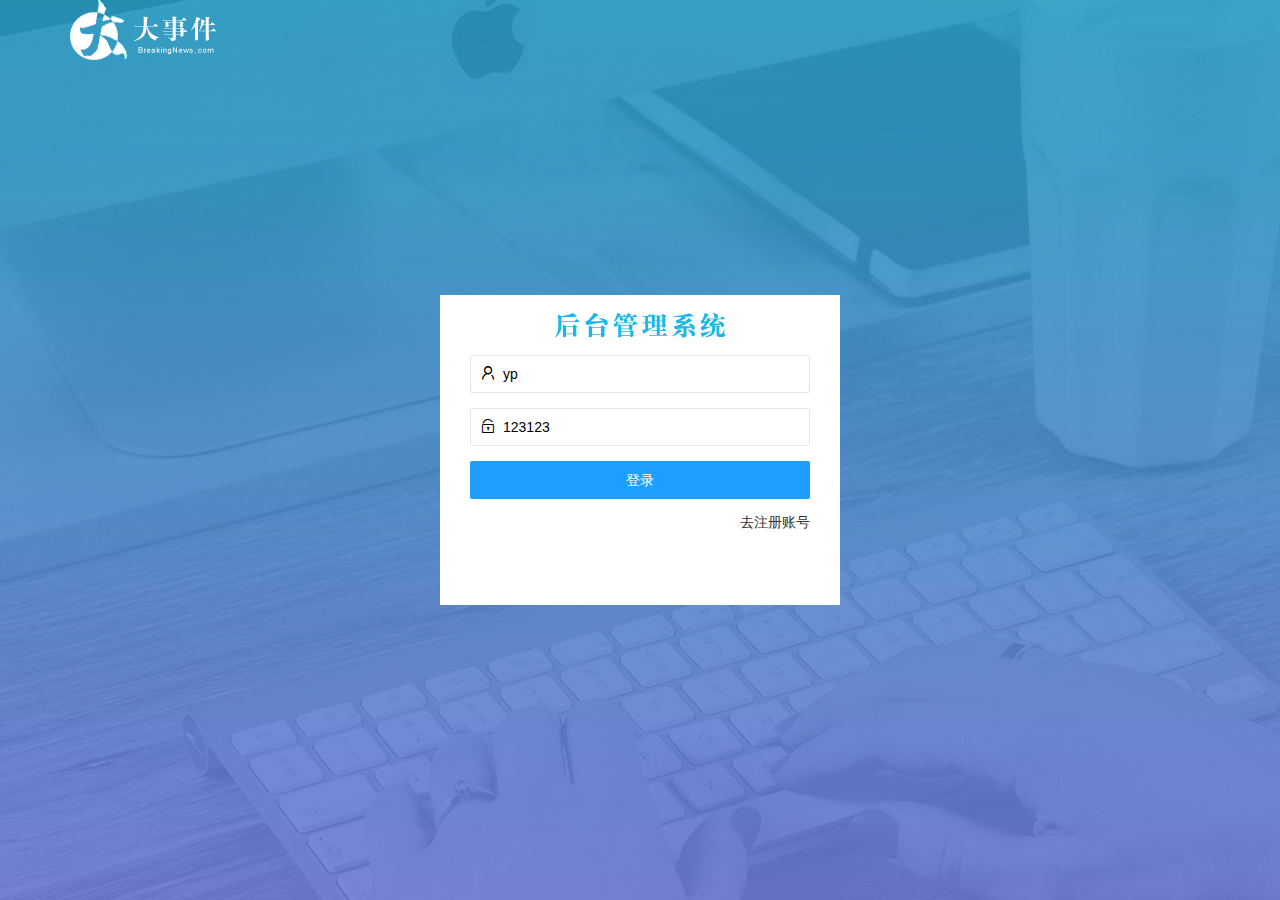
<file: login.html>
<!DOCTYPE html>
<html lang="en">

<head>
    <meta charset="UTF-8">
    <meta name="viewport" content="width=device-width, initial-scale=1.0">
    <title>大事件-登录/注册</title>
    <!-- 引入Layui样式 -->
    <link rel="stylesheet" href="/assets/lib/layui/css/layui.css">
    <!-- 引入自己的css文件 -->
    <link rel="stylesheet" href="/assets/css/login.css">
</head>

<body>
    <!-- 顶部logo区域 -->
    <div class="layui-main">
        <img src="/assets/images/logo.png" alt="">
    </div>

    <!-- 注册和登录区域 -->
    <div class="loginAndRegBox">
        <!-- 注册登录标题 -->
        <div class="titleBox"></div>
        <!-- 登录区域 -->
        <div class="login-box">
            <!-- 登录表单 -->
            <form class="layui-form" id="form_login">
                <!-- 用户名 -->
                <div class="layui-form-item">
                    <i class="layui-icon layui-icon-username"></i>
                    <input type="text" name="username" required lay-verify="required" placeholder="请输入用户名"
                        autocomplete="off" class="layui-input" value="yp">
                </div>
                <!-- 密码 -->
                <div class="layui-form-item">
                    <i class="layui-icon layui-icon-password"></i>
                    <input type="text" name="password" required lay-verify="required|pwd" placeholder="请输入密码"
                        autocomplete="off" class="layui-input" value="123123">
                </div>
                <!-- 登录按钮 -->
                <div class="layui-form-item">
                    <button type="submit" class="layui-btn layui-btn-fluid layui-btn-normal" lay-submit>登录</button>
                </div>
                <div class="layui-form-item links">
                    <a href="javascript:;" id="link_reg">去注册账号</a>
                </div>
            </form>
            
        </div>
        <!-- 注册区域 -->
        <div class="reg-box" style="display: none;">
            <!-- 注册表单 -->
            <form class="layui-form" id="form_reg">
                <!-- 用户名 -->
                <div class="layui-form-item">
                    <i class="layui-icon layui-icon-username"></i>
                    <input type="text" name="username" required lay-verify="required" placeholder="请输入用户名"
                        autocomplete="off" class="layui-input">
                </div>
                <!-- 密码 -->
                <div class="layui-form-item">
                    <i class="layui-icon layui-icon-password"></i>
                    <input type="text" name="password" required lay-verify="required|pwd" placeholder="请输入密码"
                        autocomplete="off" class="layui-input">
                </div>
                <!-- 确认密码 -->
                <div class="layui-form-item">
                    <i class="layui-icon layui-icon-password"></i>
                    <input type="text" name="repassword" required lay-verify="required|pwd|repwd" placeholder="再次确认密码"
                        autocomplete="off" class="layui-input">
                </div>
                <!-- 注册按钮 -->
                <div class="layui-form-item">
                    <button type="submit" class="layui-btn layui-btn-fluid layui-btn-normal" lay-submit>注册</button>
                </div>
                <div class="layui-form-item links">
                    <a href="javascript:;" id="link_login">去登录</a>
                </div>
            </form>
            
        </div>
    </div>

    <!-- 引入jquery文件 -->
    <script src="/assets/lib/jquery.js"></script>
    <!-- 引入layui.all.js文件 -->
    <script src="/assets/lib/layui/layui.all.js"></script>
    <!-- 引入baseAPI.js文件  在jquery之后，自己的js文件之前 -->
    <script src="/assets/js/baseAPI.js"></script>
    <!-- 引入自己的js文件 -->
    <script src="./assets/js/login.js"></script>
</body>

</html>
</file>
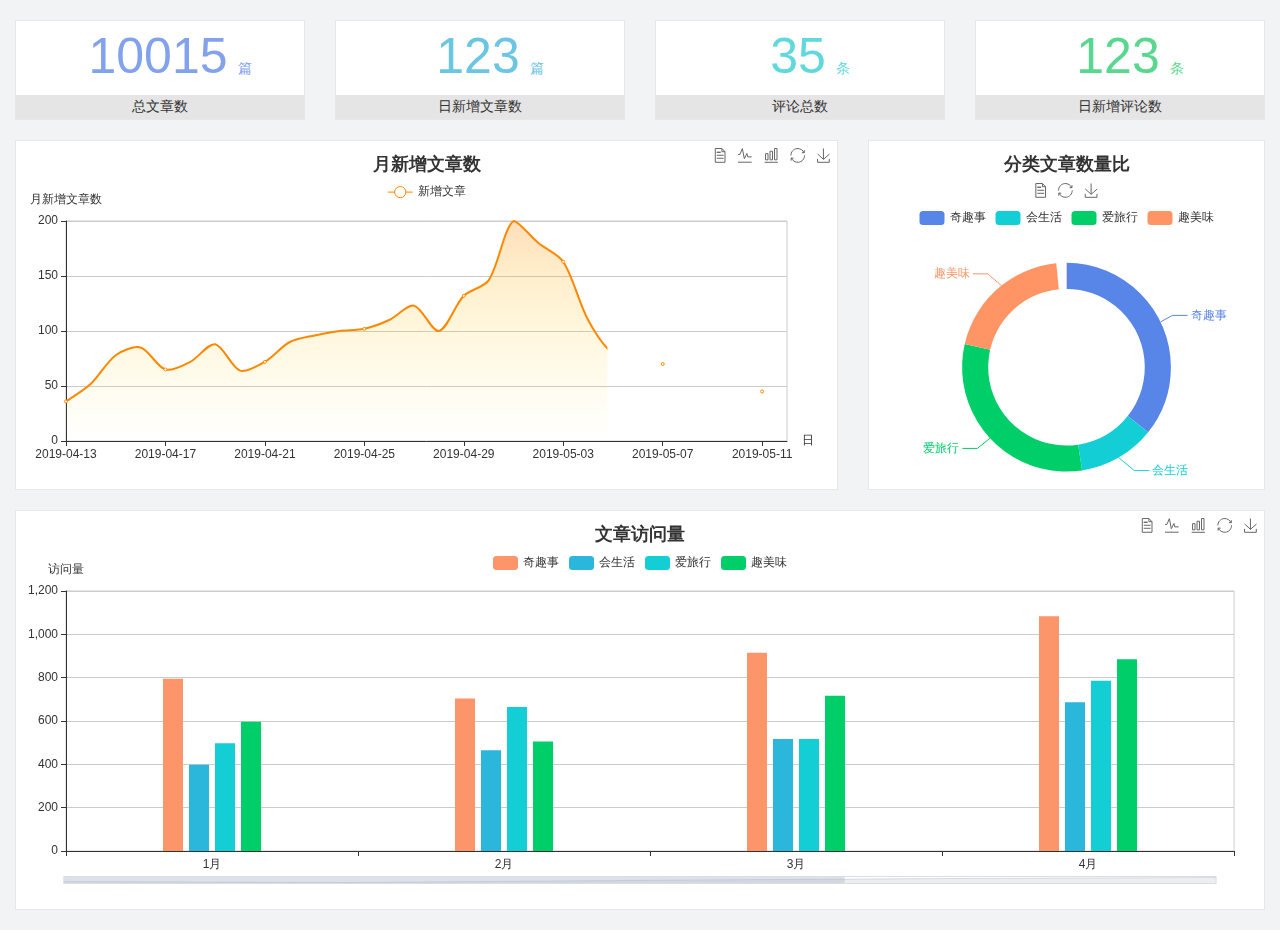
<file: home/dashboard.html>
<!DOCTYPE html>
<html lang="en">

<head>
  <meta charset="UTF-8">
  <meta name="viewport" content="width=device-width, initial-scale=1.0">
  <meta http-equiv="X-UA-Compatible" content="ie=edge">
  <title>图表统计</title>
  <link rel="stylesheet" href="../assets/lib/bootstrap.css" />
  <link rel="stylesheet" href="../assets/lib/main.css" />
  <script src="../assets/lib/jquery.js"></script>
  <script type="text/javascript" src="../assets/lib/echarts.min.js"></script>
</head>

<body>
  <div class="container-fluid">
    <div class="row spannel_list">
      <div class="col-sm-3 col-xs-6">
        <div class="spannel">
          <em>10015</em><span>篇</span>
          <b>总文章数</b>
        </div>
      </div>
      <div class="col-sm-3 col-xs-6">
        <div class="spannel scolor01">
          <em>123</em><span>篇</span>
          <b>日新增文章数</b>
        </div>
      </div>
      <div class="col-sm-3 col-xs-6">
        <div class="spannel scolor02">
          <em>35</em><span>条</span>
          <b>评论总数</b>
        </div>
      </div>
      <div class="col-sm-3 col-xs-6">
        <div class="spannel scolor03">
          <em>123</em><span>条</span>
          <b>日新增评论数</b>
        </div>
      </div>
    </div>
  </div>

  <div class="container-fluid">
    <div class="row curve-pie">
      <div class="col-lg-8 col-md-8">
        <div class="gragh_pannel" id="curve_show"></div>
      </div>
      <div class="col-lg-4 col-md-4">
        <div class="gragh_pannel" id="pie_show"></div>
      </div>
    </div>
  </div>

  <div class="container-fluid">
    <div class="column_pannel" id="column_show"></div>
  </div>

  <script>
    var oChart = echarts.init(document.getElementById('curve_show'));
    var aList_all = [
      { 'count': 36, 'date': '2019-04-13' },
      { 'count': 52, 'date': '2019-04-14' },
      { 'count': 78, 'date': '2019-04-15' },
      { 'count': 85, 'date': '2019-04-16' },
      { 'count': 65, 'date': '2019-04-17' },
      { 'count': 72, 'date': '2019-04-18' },
      { 'count': 88, 'date': '2019-04-19' },
      { 'count': 64, 'date': '2019-04-20' },
      { 'count': 72, 'date': '2019-04-21' },
      { 'count': 90, 'date': '2019-04-22' },
      { 'count': 96, 'date': '2019-04-23' },
      { 'count': 100, 'date': '2019-04-24' },
      { 'count': 102, 'date': '2019-04-25' },
      { 'count': 110, 'date': '2019-04-26' },
      { 'count': 123, 'date': '2019-04-27' },
      { 'count': 100, 'date': '2019-04-28' },
      { 'count': 132, 'date': '2019-04-29' },
      { 'count': 146, 'date': '2019-04-30' },
      { 'count': 200, 'date': '2019-05-01' },
      { 'count': 180, 'date': '2019-05-02' },
      { 'count': 163, 'date': '2019-05-03' },
      { 'count': 110, 'date': '2019-05-04' },
      { 'count': 80, 'date': '2019-05-05' },
      { 'count': 82, 'date': '2019-05-06' },
      { 'count': 70, 'date': '2019-05-07' },
      { 'count': 65, 'date': '2019-05-08' },
      { 'count': 54, 'date': '2019-05-09' },
      { 'count': 40, 'date': '2019-05-10' },
      { 'count': 45, 'date': '2019-05-11' },
      { 'count': 38, 'date': '2019-05-12' },
    ];

    let aCount = [];
    let aDate = [];

    for (var i = 0; i < aList_all.length; i++) {
      aCount.push(aList_all[i].count);
      aDate.push(aList_all[i].date);
    }

    var chartopt = {
      title: {
        text: '月新增文章数',
        left: 'center',
        top: '10'
      },
      tooltip: {
        trigger: 'axis'
      },
      legend: {
        data: ['新增文章'],
        top: '40'
      },
      toolbox: {
        show: true,
        feature: {
          mark: { show: true },
          dataView: { show: true, readOnly: false },
          magicType: { show: true, type: ['line', 'bar'] },
          restore: { show: true },
          saveAsImage: { show: true }
        }
      },
      calculable: true,
      xAxis: [
        {
          name: '日',
          type: 'category',
          boundaryGap: false,
          data: aDate
        }
      ],
      yAxis: [
        {
          name: '月新增文章数',
          type: 'value'
        }
      ],
      series: [
        {
          name: '新增文章',
          type: 'line',
          smooth: true,
          itemStyle: { normal: { areaStyle: { type: 'default' }, color: '#f80' }, lineStyle: { color: '#f80' } },
          data: aCount
        }],
      areaStyle: {
        normal: {
          color: new echarts.graphic.LinearGradient(0, 0, 0, 1, [{
            offset: 0,
            color: 'rgba(255,136,0,0.39)'
          }, {
            offset: .34,
            color: 'rgba(255,180,0,0.25)'
          }, {
            offset: 1,
            color: 'rgba(255,222,0,0.00)'
          }])

        }
      },
      grid: {
        show: true,
        x: 50,
        x2: 50,
        y: 80,
        height: 220
      }
    };

    oChart.setOption(chartopt);


    var oPie = echarts.init(document.getElementById('pie_show'));
    var oPieopt =
    {
      title: {
        top: 10,
        text: '分类文章数量比',
        x: 'center'
      },
      tooltip: {
        trigger: 'item',
        formatter: "{a} <br/>{b} : {c} ({d}%)"
      },
      color: ['#5885e8', '#13cfd5', '#00ce68', '#ff9565'],
      legend: {
        x: 'center',
        top: 65,
        data: ['奇趣事', '会生活', '爱旅行', '趣美味']
      },
      toolbox: {
        show: true,
        x: 'center',
        top: 35,
        feature: {
          mark: { show: true },
          dataView: { show: true, readOnly: false },
          magicType: {
            show: true,
            type: ['pie', 'funnel'],
            option: {
              funnel: {
                x: '25%',
                width: '50%',
                funnelAlign: 'left',
                max: 1548
              }
            }
          },
          restore: { show: true },
          saveAsImage: { show: true }
        }
      },
      calculable: true,
      series: [
        {
          name: '访问来源',
          type: 'pie',
          radius: ['45%', '60%'],
          center: ['50%', '65%'],
          data: [
            { value: 300, name: '奇趣事' },
            { value: 100, name: '会生活' },
            { value: 260, name: '爱旅行' },
            { value: 180, name: '趣美味' }
          ]
        }
      ]
    };
    oPie.setOption(oPieopt);



    var oColumn = this.echarts.init(document.getElementById('column_show'));
    var oColumnopt =
    {
      title: {
        text: '文章访问量',
        left: 'center',
        top: '10'
      },
      tooltip: {
        trigger: 'axis'
      },
      legend: {
        data: ['奇趣事', '会生活', '爱旅行', '趣美味'],
        top: '40'
      },
      toolbox: {
        show: true,
        feature: {
          mark: { show: true },
          dataView: { show: true, readOnly: false },
          magicType: { show: true, type: ['line', 'bar'] },
          restore: { show: true },
          saveAsImage: { show: true }
        }
      },
      calculable: true,
      xAxis: [
        {
          type: 'category',
          data: ['1月', '2月', '3月', '4月', '5月']
        }
      ],
      yAxis: [
        {
          name: '访问量',
          type: 'value'
        }
      ],
      series: [
        {
          name: '奇趣事',
          type: 'bar',
          barWidth: 20,
          itemStyle: {
            normal: { areaStyle: { type: 'default' }, color: '#fd956a' }
          },
          data: [800, 708, 920, 1090, 1200]
        },
        {
          name: '会生活',
          type: 'bar',
          barWidth: 20,
          itemStyle: {
            normal: { areaStyle: { type: 'default' }, color: '#2bb6db' }
          },
          data: [400, 468, 520, 690, 800]
        },
        {
          name: '爱旅行',
          type: 'bar',
          barWidth: 20,
          itemStyle: {
            normal: { areaStyle: { type: 'default' }, color: '#13cfd5' }
          },
          data: [500, 668, 520, 790, 900]
        },
        {
          name: '趣美味',
          type: 'bar',
          barWidth: 20,
          itemStyle: {
            normal: { areaStyle: { type: 'default' }, color: '#00ce68' }
          },
          data: [600, 508, 720, 890, 1000]
        }
      ],
      grid: {
        show: true,
        x: 50,
        x2: 30,
        y: 80,
        height: 260
      },
      dataZoom: [//给x轴设置滚动条
        {
          start: 0,//默认为0
          end: 100 - 1000 / 31,//默认为100
          type: 'slider',
          show: true,
          xAxisIndex: [0],
          handleSize: 0,//滑动条的 左右2个滑动条的大小
          height: 8,//组件高度
          left: 45, //左边的距离
          right: 50,//右边的距离
          bottom: 26,//右边的距离
          handleColor: '#ddd',//h滑动图标的颜色
          handleStyle: {
            borderColor: "#cacaca",
            borderWidth: "1",
            shadowBlur: 2,
            background: "#ddd",
            shadowColor: "#ddd",
          }
        }]
    };
    oColumn.setOption(oColumnopt);
  </script>
</body>

</html>
</file>
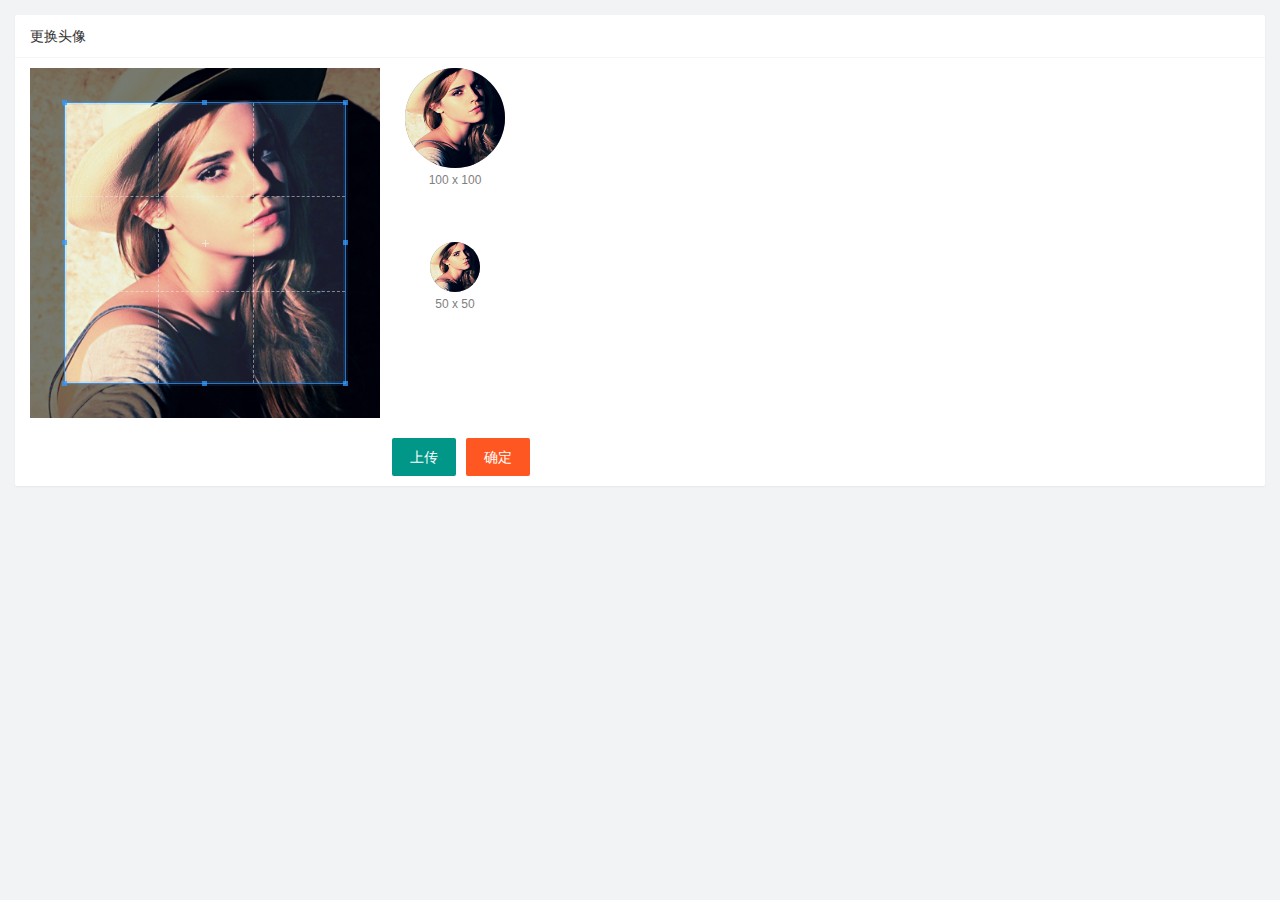
<file: user/user_avatar.html>
<!DOCTYPE html>
<html lang="en">

<head>
    <meta charset="UTF-8">
    <meta name="viewport" content="width=device-width, initial-scale=1.0">
    <title>Document</title>
    <!-- 引入layui的css样式 -->
    <link rel="stylesheet" href="/assets/lib/layui/css/layui.css">
    <!-- 导入 cropper.css 样式 -->
    <link rel="stylesheet" href="/assets/lib/cropper/cropper.css" />
    <!-- 引入自己的css样式 -->
    <link rel="stylesheet" href="/assets/css/user/uesr_avatar.css">
</head>

<body>
    <!-- 卡片区域 -->
    <div class="layui-card">
        <div class="layui-card-header">更换头像</div>
        <div class="layui-card-body">
            <!-- 第一行的图片裁剪和预览区域 -->
            <div class="row1">
                <!-- 图片裁剪区域 -->
                <div class="cropper-box">
                    <!-- 这个 img 标签很重要，将来会把它初始化为裁剪区域 -->
                    <img id="image" src="/assets/images/sample.jpg" />
                </div>
                <!-- 图片的预览区域 -->
                <div class="preview-box">
                    <div>
                        <!-- 宽高为 100px 的预览区域 -->
                        <div class="img-preview w100"></div>
                        <p class="size">100 x 100</p>
                    </div>
                    <div>
                        <!-- 宽高为 50px 的预览区域 -->
                        <div class="img-preview w50"></div>
                        <p class="size">50 x 50</p>
                    </div>
                </div>
            </div>
            <!-- 第二行的按钮区域 -->
            <div class="row2">
                <input id="file" type="file" accept="image/png,image/jpeg">
                <button id="btnChooseImage" type="button" class="layui-btn">上传</button>
                <button type="button" class="layui-btn layui-btn-danger" id="btnUpload">确定</button>
            </div>

        </div>
    </div>
    <!-- 引入layui的js文件 -->
    <script src="/assets/lib/layui/layui.all.js"></script>
    <!-- 引入jquery -->
    <script src="/assets/lib/jquery.js"></script>
    <script src="/assets/lib/cropper/Cropper.js"></script>
    <script src="/assets/lib/cropper/jquery-cropper.js"></script>
    <!-- 引入baseAPI.js -->
    <script src="/assets/js/baseAPI.js"></script>
    <!-- 引入自己的js文件 -->
    <script src="/assets/js/user/user_avatar.js"></script>
</body>

</html>
</file>
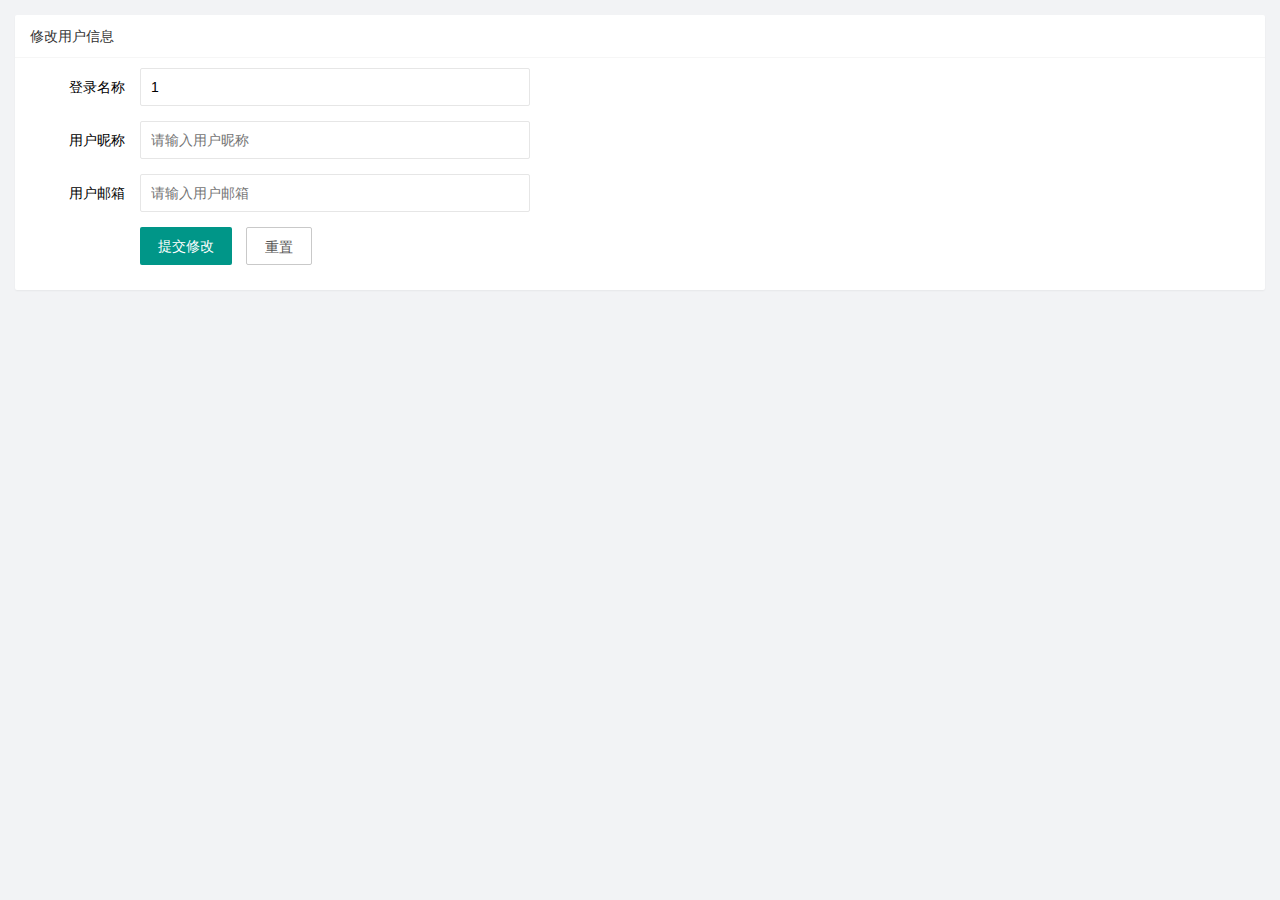
<file: user/user_info.html>
<!DOCTYPE html>
<html lang="en">
<head>
    <meta charset="UTF-8">
    <meta name="viewport" content="width=device-width, initial-scale=1.0">
    <title>Document</title>
    <!-- 引入layui的css样式 -->
    <link rel="stylesheet" href="/assets/lib/layui/css/layui.css">
    <!-- 引入我们自己的样式 -->
    <link rel="stylesheet" href="/assets/css/user/uesr_info.css">
</head>
<body>
    <!-- 个人信息卡片面板 -->
    <div class="layui-card">
        <div class="layui-card-header">修改用户信息</div>
        <div class="layui-card-body">
            <form class="layui-form" lay-filter="formUserInfo">
                <!-- 第 00 行    id -->
                <input type="hidden" name="id" value="123">
                <!-- 第 01 行    登录名称 -->
              <div class="layui-form-item">
                <label class="layui-form-label">登录名称</label>
                <div class="layui-input-block">
                  <input value="1" type="text" name="username" required  lay-verify="required" placeholder="请输入登录名称" autocomplete="off" class="layui-input" readonly>
                </div>
              </div>
               <!-- 第 02 行    用户昵称 -->
               <div class="layui-form-item">
                <label class="layui-form-label">用户昵称</label>
                <div class="layui-input-block">
                  <input type="text" name="nickname" required  lay-verify="required|nickname" placeholder="请输入用户昵称" autocomplete="off" class="layui-input">
                </div>
              </div>
               <!-- 第 03 行    用户邮箱 -->
               <div class="layui-form-item">
                <label class="layui-form-label">用户邮箱</label>
                <div class="layui-input-block">
                  <input type="text" name="email" required  lay-verify="required|email" placeholder="请输入用户邮箱" autocomplete="off" class="layui-input">
                </div>
              </div>
              <!-- 第 04  行   -->
              <div class="layui-form-item">
                <div class="layui-input-block">
                  <button class="layui-btn" lay-submit lay-filter="formDemo">提交修改</button>
                  <button id="btnReset" type="reset" class="layui-btn layui-btn-primary">重置</button>
                </div>
              </div>
            </form>
        </div>
      </div>

      <!-- 引入layui的js文件 -->
      <script src="/assets/lib/layui/layui.all.js"></script>
      <!-- 引入jquery -->
      <script src="/assets/lib/jquery.js"></script>
      <!-- 引入baseAPI.js -->
      <script src="/assets/js/baseAPI.js"></script>
      <!-- 引入我们自己的js -->
      <script src="/assets/js/user/user_info.js"></script>
</body>
</html>
</file>
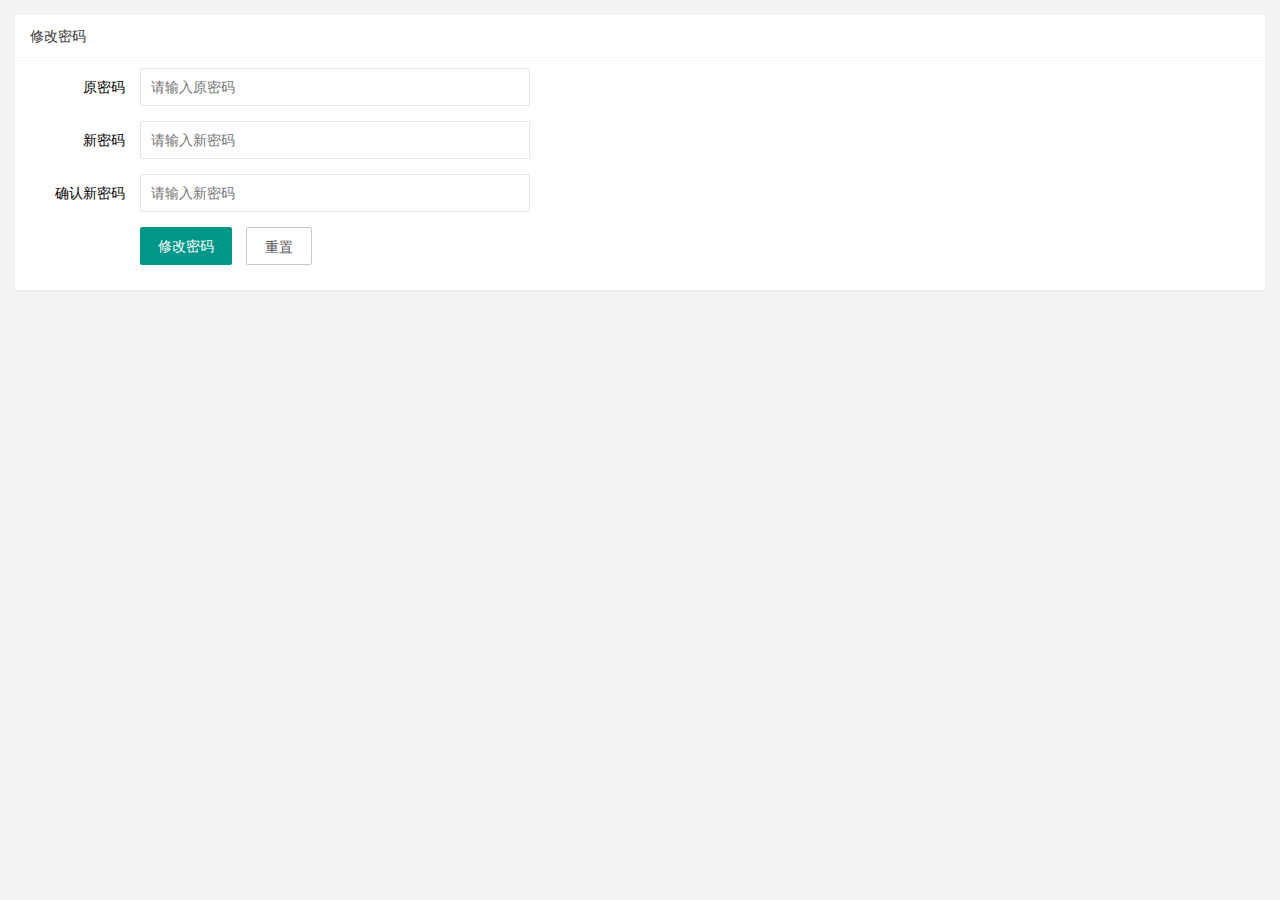
<file: user/user_pwd.html>
<!DOCTYPE html>
<html lang="en">

<head>
    <meta charset="UTF-8">
    <meta name="viewport" content="width=device-width, initial-scale=1.0">
    <title>Document</title>
    <!-- 引入layui的css样式 -->
    <link rel="stylesheet" href="/assets/lib/layui/css/layui.css">
    <!-- 引入自己的css样式 -->
    <link rel="stylesheet" href="/assets/css/user/uesr_pwd.css">
</head>

<body>
    <!-- 卡片区域 -->
    <div class="layui-card">
        <div class="layui-card-header">修改密码</div>
        <div class="layui-card-body">
            <form class="layui-form" action="">
                <!-- 1.原密码 -->
                <div class="layui-form-item">
                    <label class="layui-form-label">原密码</label>
                    <div class="layui-input-block">
                        <input type="password" name="oldPwd" required lay-verify="required|pwd" placeholder="请输入原密码"
                            autocomplete="off" class="layui-input">
                    </div>
                </div>
                <!-- 2.新密码 -->
                <div class="layui-form-item">
                    <label class="layui-form-label">新密码</label>
                    <div class="layui-input-block">
                        <input type="password" name="newPwd" required lay-verify="required|pwd|samePwd" placeholder="请输入新密码"
                            autocomplete="off" class="layui-input">
                    </div>
                </div>
                <!-- 3.确认密码 -->
                <div class="layui-form-item">
                    <label class="layui-form-label">确认新密码</label>
                    <div class="layui-input-block">
                        <input type="password" name="rePwd" required lay-verify="required|pwd|rePwd" placeholder="请输入新密码"
                            autocomplete="off" class="layui-input">
                    </div>
                </div>
                <!-- 4.按钮 -->
                <div class="layui-form-item">
                    <div class="layui-input-block">
                        <button class="layui-btn" lay-submit lay-filter="formDemo">修改密码</button>
                        <button type="reset" class="layui-btn layui-btn-primary">重置</button>
                    </div>
                </div>
            </form>
        </div>
    </div>

    <!-- 导入layui的js文件 -->
    <script src="/assets/lib/layui/layui.all.js"></script>
    <!-- 导入jquery的js文件 -->
    <script src="/assets/lib/jquery.js"></script>
    <!-- 导入baseAPI的js文件 -->
    <script src="/assets/js/baseAPI.js"></script>
    <!-- 导入自己的js文件 -->
    <script src="/assets/js/user/user_pwd.js"></script>
</body>

</html>
</file>
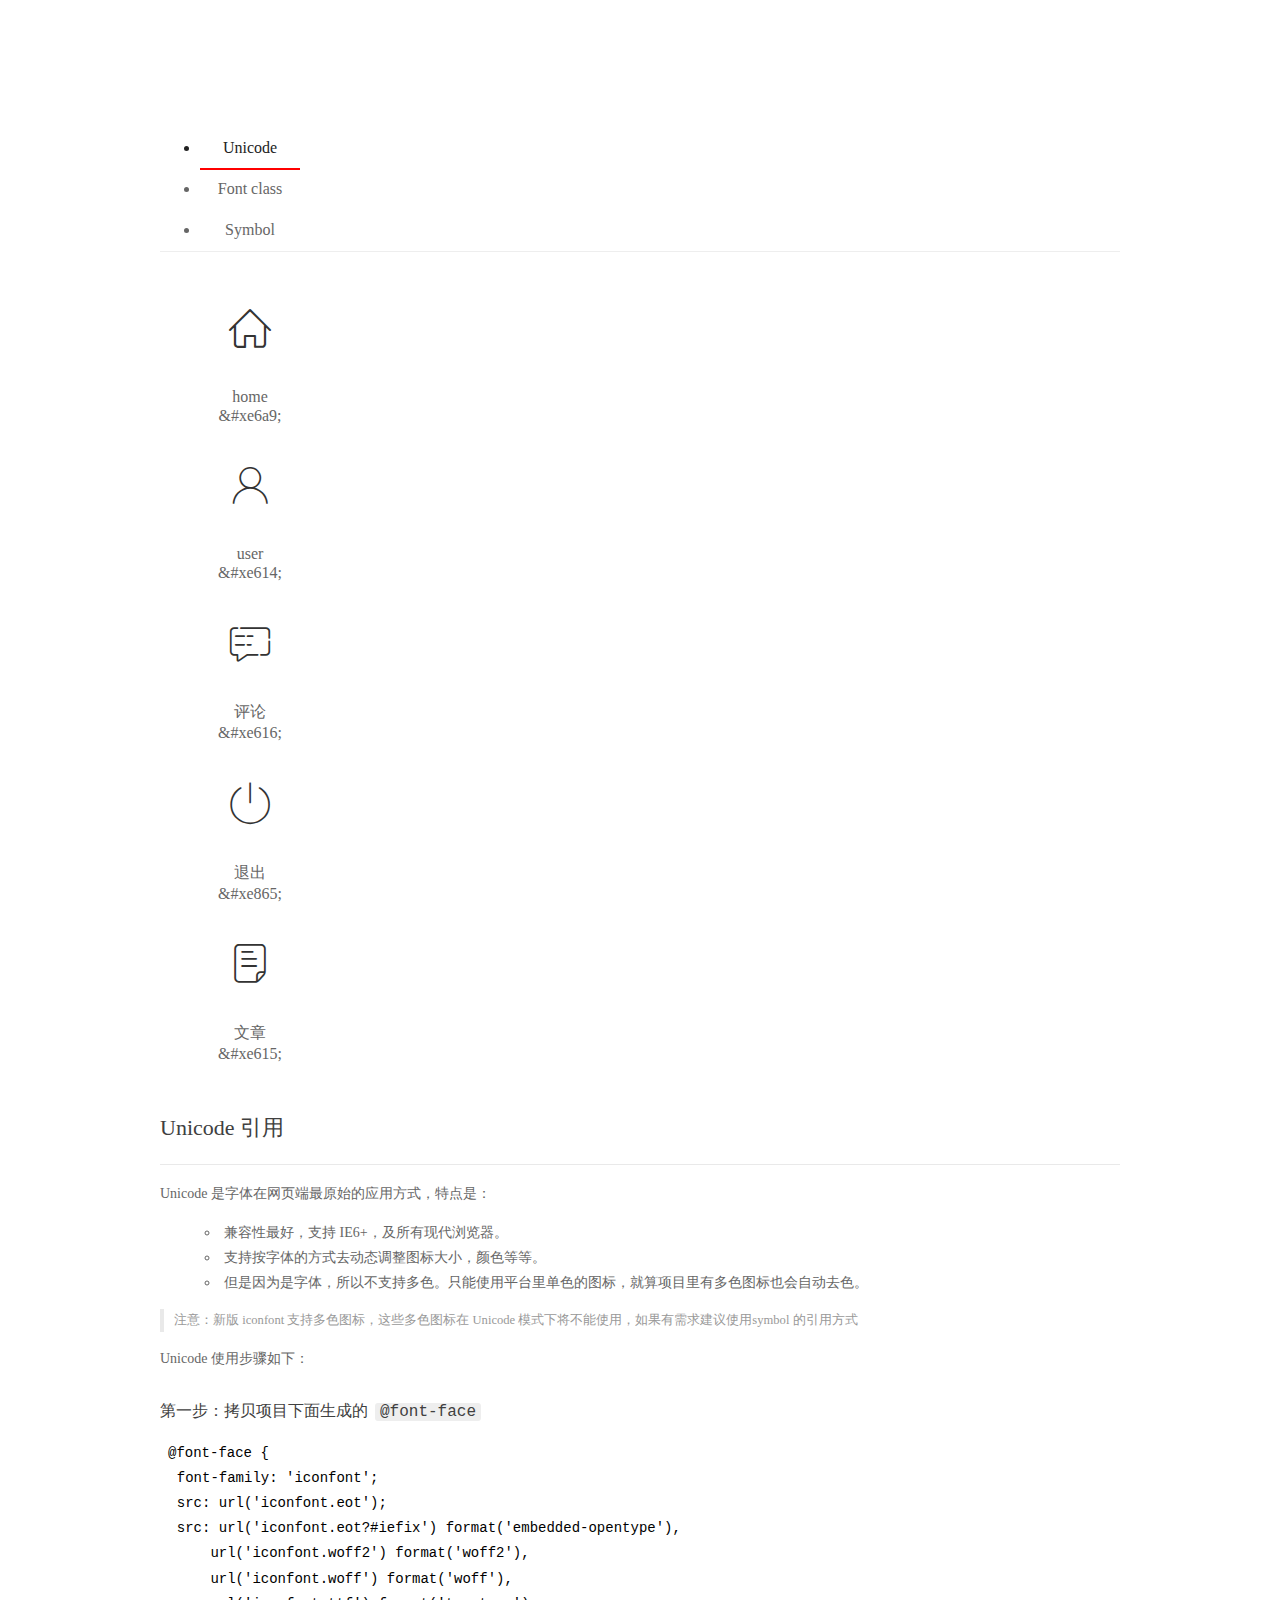
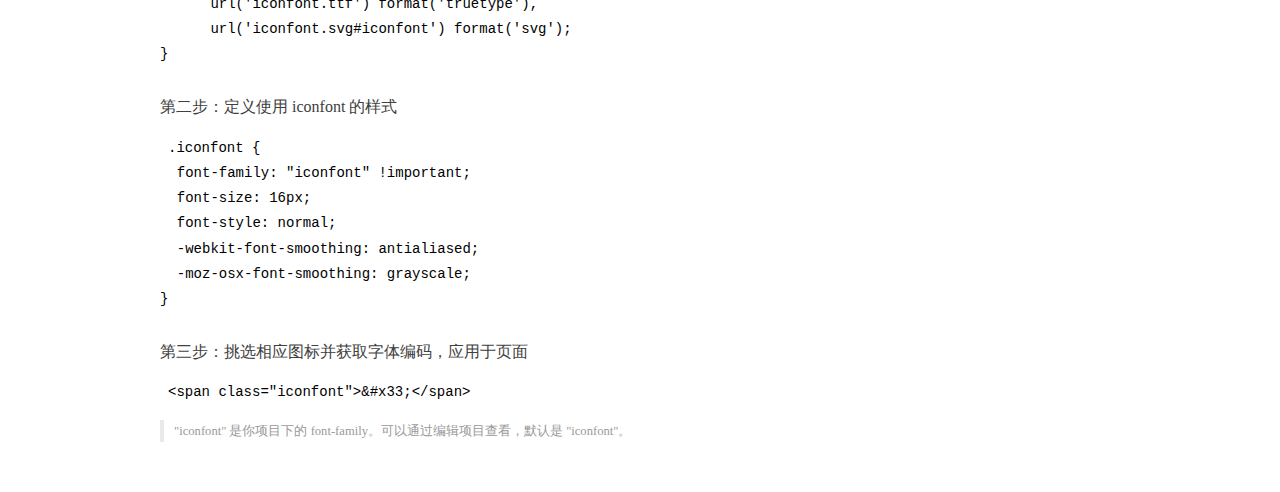
<file: assets/fonts/demo_index.html>
<!DOCTYPE html>
<html>
<head>
  <meta charset="utf-8"/>
  <title>IconFont Demo</title>
  <link rel="shortcut icon" href="https://gtms04.alicdn.com/tps/i4/TB1_oz6GVXXXXaFXpXXJDFnIXXX-64-64.ico" type="image/x-icon"/>
  <link rel="stylesheet" href="https://g.alicdn.com/thx/cube/1.3.2/cube.min.css">
  <link rel="stylesheet" href="demo.css">
  <link rel="stylesheet" href="iconfont.css">
  <script src="iconfont.js"></script>
  <!-- jQuery -->
  <script src="https://a1.alicdn.com/oss/uploads/2018/12/26/7bfddb60-08e8-11e9-9b04-53e73bb6408b.js"></script>
  <!-- 代码高亮 -->
  <script src="https://a1.alicdn.com/oss/uploads/2018/12/26/a3f714d0-08e6-11e9-8a15-ebf944d7534c.js"></script>
</head>
<body>
  <div class="main">
    <h1 class="logo"><a href="https://www.iconfont.cn/" title="iconfont 首页" target="_blank">&#xe86b;</a></h1>
    <div class="nav-tabs">
      <ul id="tabs" class="dib-box">
        <li class="dib active"><span>Unicode</span></li>
        <li class="dib"><span>Font class</span></li>
        <li class="dib"><span>Symbol</span></li>
      </ul>
      
    </div>
    <div class="tab-container">
      <div class="content unicode" style="display: block;">
          <ul class="icon_lists dib-box">
          
            <li class="dib">
              <span class="icon iconfont">&#xe6a9;</span>
                <div class="name">home</div>
                <div class="code-name">&amp;#xe6a9;</div>
              </li>
          
            <li class="dib">
              <span class="icon iconfont">&#xe614;</span>
                <div class="name">user</div>
                <div class="code-name">&amp;#xe614;</div>
              </li>
          
            <li class="dib">
              <span class="icon iconfont">&#xe616;</span>
                <div class="name">评论</div>
                <div class="code-name">&amp;#xe616;</div>
              </li>
          
            <li class="dib">
              <span class="icon iconfont">&#xe865;</span>
                <div class="name">退出</div>
                <div class="code-name">&amp;#xe865;</div>
              </li>
          
            <li class="dib">
              <span class="icon iconfont">&#xe615;</span>
                <div class="name">文章</div>
                <div class="code-name">&amp;#xe615;</div>
              </li>
          
          </ul>
          <div class="article markdown">
          <h2 id="unicode-">Unicode 引用</h2>
          <hr>

          <p>Unicode 是字体在网页端最原始的应用方式，特点是：</p>
          <ul>
            <li>兼容性最好，支持 IE6+，及所有现代浏览器。</li>
            <li>支持按字体的方式去动态调整图标大小，颜色等等。</li>
            <li>但是因为是字体，所以不支持多色。只能使用平台里单色的图标，就算项目里有多色图标也会自动去色。</li>
          </ul>
          <blockquote>
            <p>注意：新版 iconfont 支持多色图标，这些多色图标在 Unicode 模式下将不能使用，如果有需求建议使用symbol 的引用方式</p>
          </blockquote>
          <p>Unicode 使用步骤如下：</p>
          <h3 id="-font-face">第一步：拷贝项目下面生成的 <code>@font-face</code></h3>
<pre><code class="language-css"
>@font-face {
  font-family: 'iconfont';
  src: url('iconfont.eot');
  src: url('iconfont.eot?#iefix') format('embedded-opentype'),
      url('iconfont.woff2') format('woff2'),
      url('iconfont.woff') format('woff'),
      url('iconfont.ttf') format('truetype'),
      url('iconfont.svg#iconfont') format('svg');
}
</code></pre>
          <h3 id="-iconfont-">第二步：定义使用 iconfont 的样式</h3>
<pre><code class="language-css"
>.iconfont {
  font-family: "iconfont" !important;
  font-size: 16px;
  font-style: normal;
  -webkit-font-smoothing: antialiased;
  -moz-osx-font-smoothing: grayscale;
}
</code></pre>
          <h3 id="-">第三步：挑选相应图标并获取字体编码，应用于页面</h3>
<pre>
<code class="language-html"
>&lt;span class="iconfont"&gt;&amp;#x33;&lt;/span&gt;
</code></pre>
          <blockquote>
            <p>"iconfont" 是你项目下的 font-family。可以通过编辑项目查看，默认是 "iconfont"。</p>
          </blockquote>
          </div>
      </div>
      <div class="content font-class">
        <ul class="icon_lists dib-box">
          
          <li class="dib">
            <span class="icon iconfont icon-home"></span>
            <div class="name">
              home
            </div>
            <div class="code-name">.icon-home
            </div>
          </li>
          
          <li class="dib">
            <span class="icon iconfont icon-user"></span>
            <div class="name">
              user
            </div>
            <div class="code-name">.icon-user
            </div>
          </li>
          
          <li class="dib">
            <span class="icon iconfont icon-pinglun"></span>
            <div class="name">
              评论
            </div>
            <div class="code-name">.icon-pinglun
            </div>
          </li>
          
          <li class="dib">
            <span class="icon iconfont icon-tuichu"></span>
            <div class="name">
              退出
            </div>
            <div class="code-name">.icon-tuichu
            </div>
          </li>
          
          <li class="dib">
            <span class="icon iconfont icon-16"></span>
            <div class="name">
              文章
            </div>
            <div class="code-name">.icon-16
            </div>
          </li>
          
        </ul>
        <div class="article markdown">
        <h2 id="font-class-">font-class 引用</h2>
        <hr>

        <p>font-class 是 Unicode 使用方式的一种变种，主要是解决 Unicode 书写不直观，语意不明确的问题。</p>
        <p>与 Unicode 使用方式相比，具有如下特点：</p>
        <ul>
          <li>兼容性良好，支持 IE8+，及所有现代浏览器。</li>
          <li>相比于 Unicode 语意明确，书写更直观。可以很容易分辨这个 icon 是什么。</li>
          <li>因为使用 class 来定义图标，所以当要替换图标时，只需要修改 class 里面的 Unicode 引用。</li>
          <li>不过因为本质上还是使用的字体，所以多色图标还是不支持的。</li>
        </ul>
        <p>使用步骤如下：</p>
        <h3 id="-fontclass-">第一步：引入项目下面生成的 fontclass 代码：</h3>
<pre><code class="language-html">&lt;link rel="stylesheet" href="./iconfont.css"&gt;
</code></pre>
        <h3 id="-">第二步：挑选相应图标并获取类名，应用于页面：</h3>
<pre><code class="language-html">&lt;span class="iconfont icon-xxx"&gt;&lt;/span&gt;
</code></pre>
        <blockquote>
          <p>"
            iconfont" 是你项目下的 font-family。可以通过编辑项目查看，默认是 "iconfont"。</p>
        </blockquote>
      </div>
      </div>
      <div class="content symbol">
          <ul class="icon_lists dib-box">
          
            <li class="dib">
                <svg class="icon svg-icon" aria-hidden="true">
                  <use xlink:href="#icon-home"></use>
                </svg>
                <div class="name">home</div>
                <div class="code-name">#icon-home</div>
            </li>
          
            <li class="dib">
                <svg class="icon svg-icon" aria-hidden="true">
                  <use xlink:href="#icon-user"></use>
                </svg>
                <div class="name">user</div>
                <div class="code-name">#icon-user</div>
            </li>
          
            <li class="dib">
                <svg class="icon svg-icon" aria-hidden="true">
                  <use xlink:href="#icon-pinglun"></use>
                </svg>
                <div class="name">评论</div>
                <div class="code-name">#icon-pinglun</div>
            </li>
          
            <li class="dib">
                <svg class="icon svg-icon" aria-hidden="true">
                  <use xlink:href="#icon-tuichu"></use>
                </svg>
                <div class="name">退出</div>
                <div class="code-name">#icon-tuichu</div>
            </li>
          
            <li class="dib">
                <svg class="icon svg-icon" aria-hidden="true">
                  <use xlink:href="#icon-16"></use>
                </svg>
                <div class="name">文章</div>
                <div class="code-name">#icon-16</div>
            </li>
          
          </ul>
          <div class="article markdown">
          <h2 id="symbol-">Symbol 引用</h2>
          <hr>

          <p>这是一种全新的使用方式，应该说这才是未来的主流，也是平台目前推荐的用法。相关介绍可以参考这篇<a href="">文章</a>
            这种用法其实是做了一个 SVG 的集合，与另外两种相比具有如下特点：</p>
          <ul>
            <li>支持多色图标了，不再受单色限制。</li>
            <li>通过一些技巧，支持像字体那样，通过 <code>font-size</code>, <code>color</code> 来调整样式。</li>
            <li>兼容性较差，支持 IE9+，及现代浏览器。</li>
            <li>浏览器渲染 SVG 的性能一般，还不如 png。</li>
          </ul>
          <p>使用步骤如下：</p>
          <h3 id="-symbol-">第一步：引入项目下面生成的 symbol 代码：</h3>
<pre><code class="language-html">&lt;script src="./iconfont.js"&gt;&lt;/script&gt;
</code></pre>
          <h3 id="-css-">第二步：加入通用 CSS 代码（引入一次就行）：</h3>
<pre><code class="language-html">&lt;style&gt;
.icon {
  width: 1em;
  height: 1em;
  vertical-align: -0.15em;
  fill: currentColor;
  overflow: hidden;
}
&lt;/style&gt;
</code></pre>
          <h3 id="-">第三步：挑选相应图标并获取类名，应用于页面：</h3>
<pre><code class="language-html">&lt;svg class="icon" aria-hidden="true"&gt;
  &lt;use xlink:href="#icon-xxx"&gt;&lt;/use&gt;
&lt;/svg&gt;
</code></pre>
          </div>
      </div>

    </div>
  </div>
  <script>
  $(document).ready(function () {
      $('.tab-container .content:first').show()

      $('#tabs li').click(function (e) {
        var tabContent = $('.tab-container .content')
        var index = $(this).index()

        if ($(this).hasClass('active')) {
          return
        } else {
          $('#tabs li').removeClass('active')
          $(this).addClass('active')

          tabContent.hide().eq(index).fadeIn()
        }
      })
    })
  </script>
</body>
</html>
</file>
<file: assets/lib/layui/css/layui.css>
/** layui-v2.5.5 MIT License By https://www.layui.com */
 .layui-inline,img{display:inline-block;vertical-align:middle}h1,h2,h3,h4,h5,h6{font-weight:400}.layui-edge,.layui-header,.layui-inline,.layui-main{position:relative}.layui-body,.layui-edge,.layui-elip{overflow:hidden}.layui-btn,.layui-edge,.layui-inline,img{vertical-align:middle}.layui-btn,.layui-disabled,.layui-icon,.layui-unselect{-moz-user-select:none;-webkit-user-select:none;-ms-user-select:none}.layui-elip,.layui-form-checkbox span,.layui-form-pane .layui-form-label{text-overflow:ellipsis;white-space:nowrap}.layui-breadcrumb,.layui-tree-btnGroup{visibility:hidden}blockquote,body,button,dd,div,dl,dt,form,h1,h2,h3,h4,h5,h6,input,li,ol,p,pre,td,textarea,th,ul{margin:0;padding:0;-webkit-tap-highlight-color:rgba(0,0,0,0)}a:active,a:hover{outline:0}img{border:none}li{list-style:none}table{border-collapse:collapse;border-spacing:0}h4,h5,h6{font-size:100%}button,input,optgroup,option,select,textarea{font-family:inherit;font-size:inherit;font-style:inherit;font-weight:inherit;outline:0}pre{white-space:pre-wrap;white-space:-moz-pre-wrap;white-space:-pre-wrap;white-space:-o-pre-wrap;word-wrap:break-word}body{line-height:24px;font:14px Helvetica Neue,Helvetica,PingFang SC,Tahoma,Arial,sans-serif}hr{height:1px;margin:10px 0;border:0;clear:both}a{color:#333;text-decoration:none}a:hover{color:#777}a cite{font-style:normal;*cursor:pointer}.layui-border-box,.layui-border-box *{box-sizing:border-box}.layui-box,.layui-box *{box-sizing:content-box}.layui-clear{clear:both;*zoom:1}.layui-clear:after{content:'\20';clear:both;*zoom:1;display:block;height:0}.layui-inline{*display:inline;*zoom:1}.layui-edge{display:inline-block;width:0;height:0;border-width:6px;border-style:dashed;border-color:transparent}.layui-edge-top{top:-4px;border-bottom-color:#999;border-bottom-style:solid}.layui-edge-right{border-left-color:#999;border-left-style:solid}.layui-edge-bottom{top:2px;border-top-color:#999;border-top-style:solid}.layui-edge-left{border-right-color:#999;border-right-style:solid}.layui-disabled,.layui-disabled:hover{color:#d2d2d2!important;cursor:not-allowed!important}.layui-circle{border-radius:100%}.layui-show{display:block!important}.layui-hide{display:none!important}@font-face{font-family:layui-icon;src:url(../font/iconfont.eot?v=250);src:url(../font/iconfont.eot?v=250#iefix) format('embedded-opentype'),url(../font/iconfont.woff2?v=250) format('woff2'),url(../font/iconfont.woff?v=250) format('woff'),url(../font/iconfont.ttf?v=250) format('truetype'),url(../font/iconfont.svg?v=250#layui-icon) format('svg')}.layui-icon{font-family:layui-icon!important;font-size:16px;font-style:normal;-webkit-font-smoothing:antialiased;-moz-osx-font-smoothing:grayscale}.layui-icon-reply-fill:before{content:"\e611"}.layui-icon-set-fill:before{content:"\e614"}.layui-icon-menu-fill:before{content:"\e60f"}.layui-icon-search:before{content:"\e615"}.layui-icon-share:before{content:"\e641"}.layui-icon-set-sm:before{content:"\e620"}.layui-icon-engine:before{content:"\e628"}.layui-icon-close:before{content:"\1006"}.layui-icon-close-fill:before{content:"\1007"}.layui-icon-chart-screen:before{content:"\e629"}.layui-icon-star:before{content:"\e600"}.layui-icon-circle-dot:before{content:"\e617"}.layui-icon-chat:before{content:"\e606"}.layui-icon-release:before{content:"\e609"}.layui-icon-list:before{content:"\e60a"}.layui-icon-chart:before{content:"\e62c"}.layui-icon-ok-circle:before{content:"\1005"}.layui-icon-layim-theme:before{content:"\e61b"}.layui-icon-table:before{content:"\e62d"}.layui-icon-right:before{content:"\e602"}.layui-icon-left:before{content:"\e603"}.layui-icon-cart-simple:before{content:"\e698"}.layui-icon-face-cry:before{content:"\e69c"}.layui-icon-face-smile:before{content:"\e6af"}.layui-icon-survey:before{content:"\e6b2"}.layui-icon-tree:before{content:"\e62e"}.layui-icon-upload-circle:before{content:"\e62f"}.layui-icon-add-circle:before{content:"\e61f"}.layui-icon-download-circle:before{content:"\e601"}.layui-icon-templeate-1:before{content:"\e630"}.layui-icon-util:before{content:"\e631"}.layui-icon-face-surprised:before{content:"\e664"}.layui-icon-edit:before{content:"\e642"}.layui-icon-speaker:before{content:"\e645"}.layui-icon-down:before{content:"\e61a"}.layui-icon-file:before{content:"\e621"}.layui-icon-layouts:before{content:"\e632"}.layui-icon-rate-half:before{content:"\e6c9"}.layui-icon-add-circle-fine:before{content:"\e608"}.layui-icon-prev-circle:before{content:"\e633"}.layui-icon-read:before{content:"\e705"}.layui-icon-404:before{content:"\e61c"}.layui-icon-carousel:before{content:"\e634"}.layui-icon-help:before{content:"\e607"}.layui-icon-code-circle:before{content:"\e635"}.layui-icon-water:before{content:"\e636"}.layui-icon-username:before{content:"\e66f"}.layui-icon-find-fill:before{content:"\e670"}.layui-icon-about:before{content:"\e60b"}.layui-icon-location:before{content:"\e715"}.layui-icon-up:before{content:"\e619"}.layui-icon-pause:before{content:"\e651"}.layui-icon-date:before{content:"\e637"}.layui-icon-layim-uploadfile:before{content:"\e61d"}.layui-icon-delete:before{content:"\e640"}.layui-icon-play:before{content:"\e652"}.layui-icon-top:before{content:"\e604"}.layui-icon-friends:before{content:"\e612"}.layui-icon-refresh-3:before{content:"\e9aa"}.layui-icon-ok:before{content:"\e605"}.layui-icon-layer:before{content:"\e638"}.layui-icon-face-smile-fine:before{content:"\e60c"}.layui-icon-dollar:before{content:"\e659"}.layui-icon-group:before{content:"\e613"}.layui-icon-layim-download:before{content:"\e61e"}.layui-icon-picture-fine:before{content:"\e60d"}.layui-icon-link:before{content:"\e64c"}.layui-icon-diamond:before{content:"\e735"}.layui-icon-log:before{content:"\e60e"}.layui-icon-rate-solid:before{content:"\e67a"}.layui-icon-fonts-del:before{content:"\e64f"}.layui-icon-unlink:before{content:"\e64d"}.layui-icon-fonts-clear:before{content:"\e639"}.layui-icon-triangle-r:before{content:"\e623"}.layui-icon-circle:before{content:"\e63f"}.layui-icon-radio:before{content:"\e643"}.layui-icon-align-center:before{content:"\e647"}.layui-icon-align-right:before{content:"\e648"}.layui-icon-align-left:before{content:"\e649"}.layui-icon-loading-1:before{content:"\e63e"}.layui-icon-return:before{content:"\e65c"}.layui-icon-fonts-strong:before{content:"\e62b"}.layui-icon-upload:before{content:"\e67c"}.layui-icon-dialogue:before{content:"\e63a"}.layui-icon-video:before{content:"\e6ed"}.layui-icon-headset:before{content:"\e6fc"}.layui-icon-cellphone-fine:before{content:"\e63b"}.layui-icon-add-1:before{content:"\e654"}.layui-icon-face-smile-b:before{content:"\e650"}.layui-icon-fonts-html:before{content:"\e64b"}.layui-icon-form:before{content:"\e63c"}.layui-icon-cart:before{content:"\e657"}.layui-icon-camera-fill:before{content:"\e65d"}.layui-icon-tabs:before{content:"\e62a"}.layui-icon-fonts-code:before{content:"\e64e"}.layui-icon-fire:before{content:"\e756"}.layui-icon-set:before{content:"\e716"}.layui-icon-fonts-u:before{content:"\e646"}.layui-icon-triangle-d:before{content:"\e625"}.layui-icon-tips:before{content:"\e702"}.layui-icon-picture:before{content:"\e64a"}.layui-icon-more-vertical:before{content:"\e671"}.layui-icon-flag:before{content:"\e66c"}.layui-icon-loading:before{content:"\e63d"}.layui-icon-fonts-i:before{content:"\e644"}.layui-icon-refresh-1:before{content:"\e666"}.layui-icon-rmb:before{content:"\e65e"}.layui-icon-home:before{content:"\e68e"}.layui-icon-user:before{content:"\e770"}.layui-icon-notice:before{content:"\e667"}.layui-icon-login-weibo:before{content:"\e675"}.layui-icon-voice:before{content:"\e688"}.layui-icon-upload-drag:before{content:"\e681"}.layui-icon-login-qq:before{content:"\e676"}.layui-icon-snowflake:before{content:"\e6b1"}.layui-icon-file-b:before{content:"\e655"}.layui-icon-template:before{content:"\e663"}.layui-icon-auz:before{content:"\e672"}.layui-icon-console:before{content:"\e665"}.layui-icon-app:before{content:"\e653"}.layui-icon-prev:before{content:"\e65a"}.layui-icon-website:before{content:"\e7ae"}.layui-icon-next:before{content:"\e65b"}.layui-icon-component:before{content:"\e857"}.layui-icon-more:before{content:"\e65f"}.layui-icon-login-wechat:before{content:"\e677"}.layui-icon-shrink-right:before{content:"\e668"}.layui-icon-spread-left:before{content:"\e66b"}.layui-icon-camera:before{content:"\e660"}.layui-icon-note:before{content:"\e66e"}.layui-icon-refresh:before{content:"\e669"}.layui-icon-female:before{content:"\e661"}.layui-icon-male:before{content:"\e662"}.layui-icon-password:before{content:"\e673"}.layui-icon-senior:before{content:"\e674"}.layui-icon-theme:before{content:"\e66a"}.layui-icon-tread:before{content:"\e6c5"}.layui-icon-praise:before{content:"\e6c6"}.layui-icon-star-fill:before{content:"\e658"}.layui-icon-rate:before{content:"\e67b"}.layui-icon-template-1:before{content:"\e656"}.layui-icon-vercode:before{content:"\e679"}.layui-icon-cellphone:before{content:"\e678"}.layui-icon-screen-full:before{content:"\e622"}.layui-icon-screen-restore:before{content:"\e758"}.layui-icon-cols:before{content:"\e610"}.layui-icon-export:before{content:"\e67d"}.layui-icon-print:before{content:"\e66d"}.layui-icon-slider:before{content:"\e714"}.layui-icon-addition:before{content:"\e624"}.layui-icon-subtraction:before{content:"\e67e"}.layui-icon-service:before{content:"\e626"}.layui-icon-transfer:before{content:"\e691"}.layui-main{width:1140px;margin:0 auto}.layui-header{z-index:1000;height:60px}.layui-header a:hover{transition:all .5s;-webkit-transition:all .5s}.layui-side{position:fixed;left:0;top:0;bottom:0;z-index:999;width:200px;overflow-x:hidden}.layui-side-scroll{position:relative;width:220px;height:100%;overflow-x:hidden}.layui-body{position:absolute;left:200px;right:0;top:0;bottom:0;z-index:998;width:auto;overflow-y:auto;box-sizing:border-box}.layui-layout-body{overflow:hidden}.layui-layout-admin .layui-header{background-color:#23262E}.layui-layout-admin .layui-side{top:60px;width:200px;overflow-x:hidden}.layui-layout-admin .layui-body{position:fixed;top:60px;bottom:44px}.layui-layout-admin .layui-main{width:auto;margin:0 15px}.layui-layout-admin .layui-footer{position:fixed;left:200px;right:0;bottom:0;height:44px;line-height:44px;padding:0 15px;background-color:#eee}.layui-layout-admin .layui-logo{position:absolute;left:0;top:0;width:200px;height:100%;line-height:60px;text-align:center;color:#009688;font-size:16px}.layui-layout-admin .layui-header .layui-nav{background:0 0}.layui-layout-left{position:absolute!important;left:200px;top:0}.layui-layout-right{position:absolute!important;right:0;top:0}.layui-container{position:relative;margin:0 auto;padding:0 15px;box-sizing:border-box}.layui-fluid{position:relative;margin:0 auto;padding:0 15px}.layui-row:after,.layui-row:before{content:'';display:block;clear:both}.layui-col-lg1,.layui-col-lg10,.layui-col-lg11,.layui-col-lg12,.layui-col-lg2,.layui-col-lg3,.layui-col-lg4,.layui-col-lg5,.layui-col-lg6,.layui-col-lg7,.layui-col-lg8,.layui-col-lg9,.layui-col-md1,.layui-col-md10,.layui-col-md11,.layui-col-md12,.layui-col-md2,.layui-col-md3,.layui-col-md4,.layui-col-md5,.layui-col-md6,.layui-col-md7,.layui-col-md8,.layui-col-md9,.layui-col-sm1,.layui-col-sm10,.layui-col-sm11,.layui-col-sm12,.layui-col-sm2,.layui-col-sm3,.layui-col-sm4,.layui-col-sm5,.layui-col-sm6,.layui-col-sm7,.layui-col-sm8,.layui-col-sm9,.layui-col-xs1,.layui-col-xs10,.layui-col-xs11,.layui-col-xs12,.layui-col-xs2,.layui-col-xs3,.layui-col-xs4,.layui-col-xs5,.layui-col-xs6,.layui-col-xs7,.layui-col-xs8,.layui-col-xs9{position:relative;display:block;box-sizing:border-box}.layui-col-xs1,.layui-col-xs10,.layui-col-xs11,.layui-col-xs12,.layui-col-xs2,.layui-col-xs3,.layui-col-xs4,.layui-col-xs5,.layui-col-xs6,.layui-col-xs7,.layui-col-xs8,.layui-col-xs9{float:left}.layui-col-xs1{width:8.33333333%}.layui-col-xs2{width:16.66666667%}.layui-col-xs3{width:25%}.layui-col-xs4{width:33.33333333%}.layui-col-xs5{width:41.66666667%}.layui-col-xs6{width:50%}.layui-col-xs7{width:58.33333333%}.layui-col-xs8{width:66.66666667%}.layui-col-xs9{width:75%}.layui-col-xs10{width:83.33333333%}.layui-col-xs11{width:91.66666667%}.layui-col-xs12{width:100%}.layui-col-xs-offset1{margin-left:8.33333333%}.layui-col-xs-offset2{margin-left:16.66666667%}.layui-col-xs-offset3{margin-left:25%}.layui-col-xs-offset4{margin-left:33.33333333%}.layui-col-xs-offset5{margin-left:41.66666667%}.layui-col-xs-offset6{margin-left:50%}.layui-col-xs-offset7{margin-left:58.33333333%}.layui-col-xs-offset8{margin-left:66.66666667%}.layui-col-xs-offset9{margin-left:75%}.layui-col-xs-offset10{margin-left:83.33333333%}.layui-col-xs-offset11{margin-left:91.66666667%}.layui-col-xs-offset12{margin-left:100%}@media screen and (max-width:768px){.layui-hide-xs{display:none!important}.layui-show-xs-block{display:block!important}.layui-show-xs-inline{display:inline!important}.layui-show-xs-inline-block{display:inline-block!important}}@media screen and (min-width:768px){.layui-container{width:750px}.layui-hide-sm{display:none!important}.layui-show-sm-block{display:block!important}.layui-show-sm-inline{display:inline!important}.layui-show-sm-inline-block{display:inline-block!important}.layui-col-sm1,.layui-col-sm10,.layui-col-sm11,.layui-col-sm12,.layui-col-sm2,.layui-col-sm3,.layui-col-sm4,.layui-col-sm5,.layui-col-sm6,.layui-col-sm7,.layui-col-sm8,.layui-col-sm9{float:left}.layui-col-sm1{width:8.33333333%}.layui-col-sm2{width:16.66666667%}.layui-col-sm3{width:25%}.layui-col-sm4{width:33.33333333%}.layui-col-sm5{width:41.66666667%}.layui-col-sm6{width:50%}.layui-col-sm7{width:58.33333333%}.layui-col-sm8{width:66.66666667%}.layui-col-sm9{width:75%}.layui-col-sm10{width:83.33333333%}.layui-col-sm11{width:91.66666667%}.layui-col-sm12{width:100%}.layui-col-sm-offset1{margin-left:8.33333333%}.layui-col-sm-offset2{margin-left:16.66666667%}.layui-col-sm-offset3{margin-left:25%}.layui-col-sm-offset4{margin-left:33.33333333%}.layui-col-sm-offset5{margin-left:41.66666667%}.layui-col-sm-offset6{margin-left:50%}.layui-col-sm-offset7{margin-left:58.33333333%}.layui-col-sm-offset8{margin-left:66.66666667%}.layui-col-sm-offset9{margin-left:75%}.layui-col-sm-offset10{margin-left:83.33333333%}.layui-col-sm-offset11{margin-left:91.66666667%}.layui-col-sm-offset12{margin-left:100%}}@media screen and (min-width:992px){.layui-container{width:970px}.layui-hide-md{display:none!important}.layui-show-md-block{display:block!important}.layui-show-md-inline{display:inline!important}.layui-show-md-inline-block{display:inline-block!important}.layui-col-md1,.layui-col-md10,.layui-col-md11,.layui-col-md12,.layui-col-md2,.layui-col-md3,.layui-col-md4,.layui-col-md5,.layui-col-md6,.layui-col-md7,.layui-col-md8,.layui-col-md9{float:left}.layui-col-md1{width:8.33333333%}.layui-col-md2{width:16.66666667%}.layui-col-md3{width:25%}.layui-col-md4{width:33.33333333%}.layui-col-md5{width:41.66666667%}.layui-col-md6{width:50%}.layui-col-md7{width:58.33333333%}.layui-col-md8{width:66.66666667%}.layui-col-md9{width:75%}.layui-col-md10{width:83.33333333%}.layui-col-md11{width:91.66666667%}.layui-col-md12{width:100%}.layui-col-md-offset1{margin-left:8.33333333%}.layui-col-md-offset2{margin-left:16.66666667%}.layui-col-md-offset3{margin-left:25%}.layui-col-md-offset4{margin-left:33.33333333%}.layui-col-md-offset5{margin-left:41.66666667%}.layui-col-md-offset6{margin-left:50%}.layui-col-md-offset7{margin-left:58.33333333%}.layui-col-md-offset8{margin-left:66.66666667%}.layui-col-md-offset9{margin-left:75%}.layui-col-md-offset10{margin-left:83.33333333%}.layui-col-md-offset11{margin-left:91.66666667%}.layui-col-md-offset12{margin-left:100%}}@media screen and (min-width:1200px){.layui-container{width:1170px}.layui-hide-lg{display:none!important}.layui-show-lg-block{display:block!important}.layui-show-lg-inline{display:inline!important}.layui-show-lg-inline-block{display:inline-block!important}.layui-col-lg1,.layui-col-lg10,.layui-col-lg11,.layui-col-lg12,.layui-col-lg2,.layui-col-lg3,.layui-col-lg4,.layui-col-lg5,.layui-col-lg6,.layui-col-lg7,.layui-col-lg8,.layui-col-lg9{float:left}.layui-col-lg1{width:8.33333333%}.layui-col-lg2{width:16.66666667%}.layui-col-lg3{width:25%}.layui-col-lg4{width:33.33333333%}.layui-col-lg5{width:41.66666667%}.layui-col-lg6{width:50%}.layui-col-lg7{width:58.33333333%}.layui-col-lg8{width:66.66666667%}.layui-col-lg9{width:75%}.layui-col-lg10{width:83.33333333%}.layui-col-lg11{width:91.66666667%}.layui-col-lg12{width:100%}.layui-col-lg-offset1{margin-left:8.33333333%}.layui-col-lg-offset2{margin-left:16.66666667%}.layui-col-lg-offset3{margin-left:25%}.layui-col-lg-offset4{margin-left:33.33333333%}.layui-col-lg-offset5{margin-left:41.66666667%}.layui-col-lg-offset6{margin-left:50%}.layui-col-lg-offset7{margin-left:58.33333333%}.layui-col-lg-offset8{margin-left:66.66666667%}.layui-col-lg-offset9{margin-left:75%}.layui-col-lg-offset10{margin-left:83.33333333%}.layui-col-lg-offset11{margin-left:91.66666667%}.layui-col-lg-offset12{margin-left:100%}}.layui-col-space1{margin:-.5px}.layui-col-space1>*{padding:.5px}.layui-col-space3{margin:-1.5px}.layui-col-space3>*{padding:1.5px}.layui-col-space5{margin:-2.5px}.layui-col-space5>*{padding:2.5px}.layui-col-space8{margin:-3.5px}.layui-col-space8>*{padding:3.5px}.layui-col-space10{margin:-5px}.layui-col-space10>*{padding:5px}.layui-col-space12{margin:-6px}.layui-col-space12>*{padding:6px}.layui-col-space15{margin:-7.5px}.layui-col-space15>*{padding:7.5px}.layui-col-space18{margin:-9px}.layui-col-space18>*{padding:9px}.layui-col-space20{margin:-10px}.layui-col-space20>*{padding:10px}.layui-col-space22{margin:-11px}.layui-col-space22>*{padding:11px}.layui-col-space25{margin:-12.5px}.layui-col-space25>*{padding:12.5px}.layui-col-space30{margin:-15px}.layui-col-space30>*{padding:15px}.layui-btn,.layui-input,.layui-select,.layui-textarea,.layui-upload-button{outline:0;-webkit-appearance:none;transition:all .3s;-webkit-transition:all .3s;box-sizing:border-box}.layui-elem-quote{margin-bottom:10px;padding:15px;line-height:22px;border-left:5px solid #009688;border-radius:0 2px 2px 0;background-color:#f2f2f2}.layui-quote-nm{border-style:solid;border-width:1px 1px 1px 5px;background:0 0}.layui-elem-field{margin-bottom:10px;padding:0;border-width:1px;border-style:solid}.layui-elem-field legend{margin-left:20px;padding:0 10px;font-size:20px;font-weight:300}.layui-field-title{margin:10px 0 20px;border-width:1px 0 0}.layui-field-box{padding:10px 15px}.layui-field-title .layui-field-box{padding:10px 0}.layui-progress{position:relative;height:6px;border-radius:20px;background-color:#e2e2e2}.layui-progress-bar{position:absolute;left:0;top:0;width:0;max-width:100%;height:6px;border-radius:20px;text-align:right;background-color:#5FB878;transition:all .3s;-webkit-transition:all .3s}.layui-progress-big,.layui-progress-big .layui-progress-bar{height:18px;line-height:18px}.layui-progress-text{position:relative;top:-20px;line-height:18px;font-size:12px;color:#666}.layui-progress-big .layui-progress-text{position:static;padding:0 10px;color:#fff}.layui-collapse{border-width:1px;border-style:solid;border-radius:2px}.layui-colla-content,.layui-colla-item{border-top-width:1px;border-top-style:solid}.layui-colla-item:first-child{border-top:none}.layui-colla-title{position:relative;height:42px;line-height:42px;padding:0 15px 0 35px;color:#333;background-color:#f2f2f2;cursor:pointer;font-size:14px;overflow:hidden}.layui-colla-content{display:none;padding:10px 15px;line-height:22px;color:#666}.layui-colla-icon{position:absolute;left:15px;top:0;font-size:14px}.layui-card{margin-bottom:15px;border-radius:2px;background-color:#fff;box-shadow:0 1px 2px 0 rgba(0,0,0,.05)}.layui-card:last-child{margin-bottom:0}.layui-card-header{position:relative;height:42px;line-height:42px;padding:0 15px;border-bottom:1px solid #f6f6f6;color:#333;border-radius:2px 2px 0 0;font-size:14px}.layui-bg-black,.layui-bg-blue,.layui-bg-cyan,.layui-bg-green,.layui-bg-orange,.layui-bg-red{color:#fff!important}.layui-card-body{position:relative;padding:10px 15px;line-height:24px}.layui-card-body[pad15]{padding:15px}.layui-card-body[pad20]{padding:20px}.layui-card-body .layui-table{margin:5px 0}.layui-card .layui-tab{margin:0}.layui-panel-window{position:relative;padding:15px;border-radius:0;border-top:5px solid #E6E6E6;background-color:#fff}.layui-auxiliar-moving{position:fixed;left:0;right:0;top:0;bottom:0;width:100%;height:100%;background:0 0;z-index:9999999999}.layui-form-label,.layui-form-mid,.layui-form-select,.layui-input-block,.layui-input-inline,.layui-textarea{position:relative}.layui-bg-red{background-color:#FF5722!important}.layui-bg-orange{background-color:#FFB800!important}.layui-bg-green{background-color:#009688!important}.layui-bg-cyan{background-color:#2F4056!important}.layui-bg-blue{background-color:#1E9FFF!important}.layui-bg-black{background-color:#393D49!important}.layui-bg-gray{background-color:#eee!important;color:#666!important}.layui-badge-rim,.layui-colla-content,.layui-colla-item,.layui-collapse,.layui-elem-field,.layui-form-pane .layui-form-item[pane],.layui-form-pane .layui-form-label,.layui-input,.layui-layedit,.layui-layedit-tool,.layui-quote-nm,.layui-select,.layui-tab-bar,.layui-tab-card,.layui-tab-title,.layui-tab-title .layui-this:after,.layui-textarea{border-color:#e6e6e6}.layui-timeline-item:before,hr{background-color:#e6e6e6}.layui-text{line-height:22px;font-size:14px;color:#666}.layui-text h1,.layui-text h2,.layui-text h3{font-weight:500;color:#333}.layui-text h1{font-size:30px}.layui-text h2{font-size:24px}.layui-text h3{font-size:18px}.layui-text a:not(.layui-btn){color:#01AAED}.layui-text a:not(.layui-btn):hover{text-decoration:underline}.layui-text ul{padding:5px 0 5px 15px}.layui-text ul li{margin-top:5px;list-style-type:disc}.layui-text em,.layui-word-aux{color:#999!important;padding:0 5px!important}.layui-btn{display:inline-block;height:38px;line-height:38px;padding:0 18px;background-color:#009688;color:#fff;white-space:nowrap;text-align:center;font-size:14px;border:none;border-radius:2px;cursor:pointer}.layui-btn:hover{opacity:.8;filter:alpha(opacity=80);color:#fff}.layui-btn:active{opacity:1;filter:alpha(opacity=100)}.layui-btn+.layui-btn{margin-left:10px}.layui-btn-container{font-size:0}.layui-btn-container .layui-btn{margin-right:10px;margin-bottom:10px}.layui-btn-container .layui-btn+.layui-btn{margin-left:0}.layui-table .layui-btn-container .layui-btn{margin-bottom:9px}.layui-btn-radius{border-radius:100px}.layui-btn .layui-icon{margin-right:3px;font-size:18px;vertical-align:bottom;vertical-align:middle\9}.layui-btn-primary{border:1px solid #C9C9C9;background-color:#fff;color:#555}.layui-btn-primary:hover{border-color:#009688;color:#333}.layui-btn-normal{background-color:#1E9FFF}.layui-btn-warm{background-color:#FFB800}.layui-btn-danger{background-color:#FF5722}.layui-btn-checked{background-color:#5FB878}.layui-btn-disabled,.layui-btn-disabled:active,.layui-btn-disabled:hover{border:1px solid #e6e6e6;background-color:#FBFBFB;color:#C9C9C9;cursor:not-allowed;opacity:1}.layui-btn-lg{height:44px;line-height:44px;padding:0 25px;font-size:16px}.layui-btn-sm{height:30px;line-height:30px;padding:0 10px;font-size:12px}.layui-btn-sm i{font-size:16px!important}.layui-btn-xs{height:22px;line-height:22px;padding:0 5px;font-size:12px}.layui-btn-xs i{font-size:14px!important}.layui-btn-group{display:inline-block;vertical-align:middle;font-size:0}.layui-btn-group .layui-btn{margin-left:0!important;margin-right:0!important;border-left:1px solid rgba(255,255,255,.5);border-radius:0}.layui-btn-group .layui-btn-primary{border-left:none}.layui-btn-group .layui-btn-primary:hover{border-color:#C9C9C9;color:#009688}.layui-btn-group .layui-btn:first-child{border-left:none;border-radius:2px 0 0 2px}.layui-btn-group .layui-btn-primary:first-child{border-left:1px solid #c9c9c9}.layui-btn-group .layui-btn:last-child{border-radius:0 2px 2px 0}.layui-btn-group .layui-btn+.layui-btn{margin-left:0}.layui-btn-group+.layui-btn-group{margin-left:10px}.layui-btn-fluid{width:100%}.layui-input,.layui-select,.layui-textarea{height:38px;line-height:1.3;line-height:38px\9;border-width:1px;border-style:solid;background-color:#fff;border-radius:2px}.layui-input::-webkit-input-placeholder,.layui-select::-webkit-input-placeholder,.layui-textarea::-webkit-input-placeholder{line-height:1.3}.layui-input,.layui-textarea{display:block;width:100%;padding-left:10px}.layui-input:hover,.layui-textarea:hover{border-color:#D2D2D2!important}.layui-input:focus,.layui-textarea:focus{border-color:#C9C9C9!important}.layui-textarea{min-height:100px;height:auto;line-height:20px;padding:6px 10px;resize:vertical}.layui-select{padding:0 10px}.layui-form input[type=checkbox],.layui-form input[type=radio],.layui-form select{display:none}.layui-form [lay-ignore]{display:initial}.layui-form-item{margin-bottom:15px;clear:both;*zoom:1}.layui-form-item:after{content:'\20';clear:both;*zoom:1;display:block;height:0}.layui-form-label{float:left;display:block;padding:9px 15px;width:80px;font-weight:400;line-height:20px;text-align:right}.layui-form-label-col{display:block;float:none;padding:9px 0;line-height:20px;text-align:left}.layui-form-item .layui-inline{margin-bottom:5px;margin-right:10px}.layui-input-block{margin-left:110px;min-height:36px}.layui-input-inline{display:inline-block;vertical-align:middle}.layui-form-item .layui-input-inline{float:left;width:190px;margin-right:10px}.layui-form-text .layui-input-inline{width:auto}.layui-form-mid{float:left;display:block;padding:9px 0!important;line-height:20px;margin-right:10px}.layui-form-danger+.layui-form-select .layui-input,.layui-form-danger:focus{border-color:#FF5722!important}.layui-form-select .layui-input{padding-right:30px;cursor:pointer}.layui-form-select .layui-edge{position:absolute;right:10px;top:50%;margin-top:-3px;cursor:pointer;border-width:6px;border-top-color:#c2c2c2;border-top-style:solid;transition:all .3s;-webkit-transition:all .3s}.layui-form-select dl{display:none;position:absolute;left:0;top:42px;padding:5px 0;z-index:899;min-width:100%;border:1px solid #d2d2d2;max-height:300px;overflow-y:auto;background-color:#fff;border-radius:2px;box-shadow:0 2px 4px rgba(0,0,0,.12);box-sizing:border-box}.layui-form-select dl dd,.layui-form-select dl dt{padding:0 10px;line-height:36px;white-space:nowrap;overflow:hidden;text-overflow:ellipsis}.layui-form-select dl dt{font-size:12px;color:#999}.layui-form-select dl dd{cursor:pointer}.layui-form-select dl dd:hover{background-color:#f2f2f2;-webkit-transition:.5s all;transition:.5s all}.layui-form-select .layui-select-group dd{padding-left:20px}.layui-form-select dl dd.layui-select-tips{padding-left:10px!important;color:#999}.layui-form-select dl dd.layui-this{background-color:#5FB878;color:#fff}.layui-form-checkbox,.layui-form-select dl dd.layui-disabled{background-color:#fff}.layui-form-selected dl{display:block}.layui-form-checkbox,.layui-form-checkbox *,.layui-form-switch{display:inline-block;vertical-align:middle}.layui-form-selected .layui-edge{margin-top:-9px;-webkit-transform:rotate(180deg);transform:rotate(180deg);margin-top:-3px\9}:root .layui-form-selected .layui-edge{margin-top:-9px\0/IE9}.layui-form-selectup dl{top:auto;bottom:42px}.layui-select-none{margin:5px 0;text-align:center;color:#999}.layui-select-disabled .layui-disabled{border-color:#eee!important}.layui-select-disabled .layui-edge{border-top-color:#d2d2d2}.layui-form-checkbox{position:relative;height:30px;line-height:30px;margin-right:10px;padding-right:30px;cursor:pointer;font-size:0;-webkit-transition:.1s linear;transition:.1s linear;box-sizing:border-box}.layui-form-checkbox span{padding:0 10px;height:100%;font-size:14px;border-radius:2px 0 0 2px;background-color:#d2d2d2;color:#fff;overflow:hidden}.layui-form-checkbox:hover span{background-color:#c2c2c2}.layui-form-checkbox i{position:absolute;right:0;top:0;width:30px;height:28px;border:1px solid #d2d2d2;border-left:none;border-radius:0 2px 2px 0;color:#fff;font-size:20px;text-align:center}.layui-form-checkbox:hover i{border-color:#c2c2c2;color:#c2c2c2}.layui-form-checked,.layui-form-checked:hover{border-color:#5FB878}.layui-form-checked span,.layui-form-checked:hover span{background-color:#5FB878}.layui-form-checked i,.layui-form-checked:hover i{color:#5FB878}.layui-form-item .layui-form-checkbox{margin-top:4px}.layui-form-checkbox[lay-skin=primary]{height:auto!important;line-height:normal!important;min-width:18px;min-height:18px;border:none!important;margin-right:0;padding-left:28px;padding-right:0;background:0 0}.layui-form-checkbox[lay-skin=primary] span{padding-left:0;padding-right:15px;line-height:18px;background:0 0;color:#666}.layui-form-checkbox[lay-skin=primary] i{right:auto;left:0;width:16px;height:16px;line-height:16px;border:1px solid #d2d2d2;font-size:12px;border-radius:2px;background-color:#fff;-webkit-transition:.1s linear;transition:.1s linear}.layui-form-checkbox[lay-skin=primary]:hover i{border-color:#5FB878;color:#fff}.layui-form-checked[lay-skin=primary] i{border-color:#5FB878!important;background-color:#5FB878;color:#fff}.layui-checkbox-disbaled[lay-skin=primary] span{background:0 0!important;color:#c2c2c2}.layui-checkbox-disbaled[lay-skin=primary]:hover i{border-color:#d2d2d2}.layui-form-item .layui-form-checkbox[lay-skin=primary]{margin-top:10px}.layui-form-switch{position:relative;height:22px;line-height:22px;min-width:35px;padding:0 5px;margin-top:8px;border:1px solid #d2d2d2;border-radius:20px;cursor:pointer;background-color:#fff;-webkit-transition:.1s linear;transition:.1s linear}.layui-form-switch i{position:absolute;left:5px;top:3px;width:16px;height:16px;border-radius:20px;background-color:#d2d2d2;-webkit-transition:.1s linear;transition:.1s linear}.layui-form-switch em{position:relative;top:0;width:25px;margin-left:21px;padding:0!important;text-align:center!important;color:#999!important;font-style:normal!important;font-size:12px}.layui-form-onswitch{border-color:#5FB878;background-color:#5FB878}.layui-checkbox-disbaled,.layui-checkbox-disbaled i{border-color:#e2e2e2!important}.layui-form-onswitch i{left:100%;margin-left:-21px;background-color:#fff}.layui-form-onswitch em{margin-left:5px;margin-right:21px;color:#fff!important}.layui-checkbox-disbaled span{background-color:#e2e2e2!important}.layui-checkbox-disbaled:hover i{color:#fff!important}[lay-radio]{display:none}.layui-form-radio,.layui-form-radio *{display:inline-block;vertical-align:middle}.layui-form-radio{line-height:28px;margin:6px 10px 0 0;padding-right:10px;cursor:pointer;font-size:0}.layui-form-radio *{font-size:14px}.layui-form-radio>i{margin-right:8px;font-size:22px;color:#c2c2c2}.layui-form-radio>i:hover,.layui-form-radioed>i{color:#5FB878}.layui-radio-disbaled>i{color:#e2e2e2!important}.layui-form-pane .layui-form-label{width:110px;padding:8px 15px;height:38px;line-height:20px;border-width:1px;border-style:solid;border-radius:2px 0 0 2px;text-align:center;background-color:#FBFBFB;overflow:hidden;box-sizing:border-box}.layui-form-pane .layui-input-inline{margin-left:-1px}.layui-form-pane .layui-input-block{margin-left:110px;left:-1px}.layui-form-pane .layui-input{border-radius:0 2px 2px 0}.layui-form-pane .layui-form-text .layui-form-label{float:none;width:100%;border-radius:2px;box-sizing:border-box;text-align:left}.layui-form-pane .layui-form-text .layui-input-inline{display:block;margin:0;top:-1px;clear:both}.layui-form-pane .layui-form-text .layui-input-block{margin:0;left:0;top:-1px}.layui-form-pane .layui-form-text .layui-textarea{min-height:100px;border-radius:0 0 2px 2px}.layui-form-pane .layui-form-checkbox{margin:4px 0 4px 10px}.layui-form-pane .layui-form-radio,.layui-form-pane .layui-form-switch{margin-top:6px;margin-left:10px}.layui-form-pane .layui-form-item[pane]{position:relative;border-width:1px;border-style:solid}.layui-form-pane .layui-form-item[pane] .layui-form-label{position:absolute;left:0;top:0;height:100%;border-width:0 1px 0 0}.layui-form-pane .layui-form-item[pane] .layui-input-inline{margin-left:110px}@media screen and (max-width:450px){.layui-form-item .layui-form-label{text-overflow:ellipsis;overflow:hidden;white-space:nowrap}.layui-form-item .layui-inline{display:block;margin-right:0;margin-bottom:20px;clear:both}.layui-form-item .layui-inline:after{content:'\20';clear:both;display:block;height:0}.layui-form-item .layui-input-inline{display:block;float:none;left:-3px;width:auto;margin:0 0 10px 112px}.layui-form-item .layui-input-inline+.layui-form-mid{margin-left:110px;top:-5px;padding:0}.layui-form-item .layui-form-checkbox{margin-right:5px;margin-bottom:5px}}.layui-layedit{border-width:1px;border-style:solid;border-radius:2px}.layui-layedit-tool{padding:3px 5px;border-bottom-width:1px;border-bottom-style:solid;font-size:0}.layedit-tool-fixed{position:fixed;top:0;border-top:1px solid #e2e2e2}.layui-layedit-tool .layedit-tool-mid,.layui-layedit-tool .layui-icon{display:inline-block;vertical-align:middle;text-align:center;font-size:14px}.layui-layedit-tool .layui-icon{position:relative;width:32px;height:30px;line-height:30px;margin:3px 5px;color:#777;cursor:pointer;border-radius:2px}.layui-layedit-tool .layui-icon:hover{color:#393D49}.layui-layedit-tool .layui-icon:active{color:#000}.layui-layedit-tool .layedit-tool-active{background-color:#e2e2e2;color:#000}.layui-layedit-tool .layui-disabled,.layui-layedit-tool .layui-disabled:hover{color:#d2d2d2;cursor:not-allowed}.layui-layedit-tool .layedit-tool-mid{width:1px;height:18px;margin:0 10px;background-color:#d2d2d2}.layedit-tool-html{width:50px!important;font-size:30px!important}.layedit-tool-b,.layedit-tool-code,.layedit-tool-help{font-size:16px!important}.layedit-tool-d,.layedit-tool-face,.layedit-tool-image,.layedit-tool-unlink{font-size:18px!important}.layedit-tool-image input{position:absolute;font-size:0;left:0;top:0;width:100%;height:100%;opacity:.01;filter:Alpha(opacity=1);cursor:pointer}.layui-layedit-iframe iframe{display:block;width:100%}#LAY_layedit_code{overflow:hidden}.layui-laypage{display:inline-block;*display:inline;*zoom:1;vertical-align:middle;margin:10px 0;font-size:0}.layui-laypage>a:first-child,.layui-laypage>a:first-child em{border-radius:2px 0 0 2px}.layui-laypage>a:last-child,.layui-laypage>a:last-child em{border-radius:0 2px 2px 0}.layui-laypage>:first-child{margin-left:0!important}.layui-laypage>:last-child{margin-right:0!important}.layui-laypage a,.layui-laypage button,.layui-laypage input,.layui-laypage select,.layui-laypage span{border:1px solid #e2e2e2}.layui-laypage a,.layui-laypage span{display:inline-block;*display:inline;*zoom:1;vertical-align:middle;padding:0 15px;height:28px;line-height:28px;margin:0 -1px 5px 0;background-color:#fff;color:#333;font-size:12px}.layui-flow-more a *,.layui-laypage input,.layui-table-view select[lay-ignore]{display:inline-block}.layui-laypage a:hover{color:#009688}.layui-laypage em{font-style:normal}.layui-laypage .layui-laypage-spr{color:#999;font-weight:700}.layui-laypage a{text-decoration:none}.layui-laypage .layui-laypage-curr{position:relative}.layui-laypage .layui-laypage-curr em{position:relative;color:#fff}.layui-laypage .layui-laypage-curr .layui-laypage-em{position:absolute;left:-1px;top:-1px;padding:1px;width:100%;height:100%;background-color:#009688}.layui-laypage-em{border-radius:2px}.layui-laypage-next em,.layui-laypage-prev em{font-family:Sim sun;font-size:16px}.layui-laypage .layui-laypage-count,.layui-laypage .layui-laypage-limits,.layui-laypage .layui-laypage-refresh,.layui-laypage .layui-laypage-skip{margin-left:10px;margin-right:10px;padding:0;border:none}.layui-laypage .layui-laypage-limits,.layui-laypage .layui-laypage-refresh{vertical-align:top}.layui-laypage .layui-laypage-refresh i{font-size:18px;cursor:pointer}.layui-laypage select{height:22px;padding:3px;border-radius:2px;cursor:pointer}.layui-laypage .layui-laypage-skip{height:30px;line-height:30px;color:#999}.layui-laypage button,.layui-laypage input{height:30px;line-height:30px;border-radius:2px;vertical-align:top;background-color:#fff;box-sizing:border-box}.layui-laypage input{width:40px;margin:0 10px;padding:0 3px;text-align:center}.layui-laypage input:focus,.layui-laypage select:focus{border-color:#009688!important}.layui-laypage button{margin-left:10px;padding:0 10px;cursor:pointer}.layui-table,.layui-table-view{margin:10px 0}.layui-flow-more{margin:10px 0;text-align:center;color:#999;font-size:14px}.layui-flow-more a{height:32px;line-height:32px}.layui-flow-more a *{vertical-align:top}.layui-flow-more a cite{padding:0 20px;border-radius:3px;background-color:#eee;color:#333;font-style:normal}.layui-flow-more a cite:hover{opacity:.8}.layui-flow-more a i{font-size:30px;color:#737383}.layui-table{width:100%;background-color:#fff;color:#666}.layui-table tr{transition:all .3s;-webkit-transition:all .3s}.layui-table th{text-align:left;font-weight:400}.layui-table tbody tr:hover,.layui-table thead tr,.layui-table-click,.layui-table-header,.layui-table-hover,.layui-table-mend,.layui-table-patch,.layui-table-tool,.layui-table-total,.layui-table-total tr,.layui-table[lay-even] tr:nth-child(even){background-color:#f2f2f2}.layui-table td,.layui-table th,.layui-table-col-set,.layui-table-fixed-r,.layui-table-grid-down,.layui-table-header,.layui-table-page,.layui-table-tips-main,.layui-table-tool,.layui-table-total,.layui-table-view,.layui-table[lay-skin=line],.layui-table[lay-skin=row]{border-width:1px;border-style:solid;border-color:#e6e6e6}.layui-table td,.layui-table th{position:relative;padding:9px 15px;min-height:20px;line-height:20px;font-size:14px}.layui-table[lay-skin=line] td,.layui-table[lay-skin=line] th{border-width:0 0 1px}.layui-table[lay-skin=row] td,.layui-table[lay-skin=row] th{border-width:0 1px 0 0}.layui-table[lay-skin=nob] td,.layui-table[lay-skin=nob] th{border:none}.layui-table img{max-width:100px}.layui-table[lay-size=lg] td,.layui-table[lay-size=lg] th{padding:15px 30px}.layui-table-view .layui-table[lay-size=lg] .layui-table-cell{height:40px;line-height:40px}.layui-table[lay-size=sm] td,.layui-table[lay-size=sm] th{font-size:12px;padding:5px 10px}.layui-table-view .layui-table[lay-size=sm] .layui-table-cell{height:20px;line-height:20px}.layui-table[lay-data]{display:none}.layui-table-box{position:relative;overflow:hidden}.layui-table-view .layui-table{position:relative;width:auto;margin:0}.layui-table-view .layui-table[lay-skin=line]{border-width:0 1px 0 0}.layui-table-view .layui-table[lay-skin=row]{border-width:0 0 1px}.layui-table-view .layui-table td,.layui-table-view .layui-table th{padding:5px 0;border-top:none;border-left:none}.layui-table-view .layui-table th.layui-unselect .layui-table-cell span{cursor:pointer}.layui-table-view .layui-table td{cursor:default}.layui-table-view .layui-table td[data-edit=text]{cursor:text}.layui-table-view .layui-form-checkbox[lay-skin=primary] i{width:18px;height:18px}.layui-table-view .layui-form-radio{line-height:0;padding:0}.layui-table-view .layui-form-radio>i{margin:0;font-size:20px}.layui-table-init{position:absolute;left:0;top:0;width:100%;height:100%;text-align:center;z-index:110}.layui-table-init .layui-icon{position:absolute;left:50%;top:50%;margin:-15px 0 0 -15px;font-size:30px;color:#c2c2c2}.layui-table-header{border-width:0 0 1px;overflow:hidden}.layui-table-header .layui-table{margin-bottom:-1px}.layui-table-tool .layui-inline[lay-event]{position:relative;width:26px;height:26px;padding:5px;line-height:16px;margin-right:10px;text-align:center;color:#333;border:1px solid #ccc;cursor:pointer;-webkit-transition:.5s all;transition:.5s all}.layui-table-tool .layui-inline[lay-event]:hover{border:1px solid #999}.layui-table-tool-temp{padding-right:120px}.layui-table-tool-self{position:absolute;right:17px;top:10px}.layui-table-tool .layui-table-tool-self .layui-inline[lay-event]{margin:0 0 0 10px}.layui-table-tool-panel{position:absolute;top:29px;left:-1px;padding:5px 0;min-width:150px;min-height:40px;border:1px solid #d2d2d2;text-align:left;overflow-y:auto;background-color:#fff;box-shadow:0 2px 4px rgba(0,0,0,.12)}.layui-table-cell,.layui-table-tool-panel li{overflow:hidden;text-overflow:ellipsis;white-space:nowrap}.layui-table-tool-panel li{padding:0 10px;line-height:30px;-webkit-transition:.5s all;transition:.5s all}.layui-table-tool-panel li .layui-form-checkbox[lay-skin=primary]{width:100%;padding-left:28px}.layui-table-tool-panel li:hover{background-color:#f2f2f2}.layui-table-tool-panel li .layui-form-checkbox[lay-skin=primary] i{position:absolute;left:0;top:0}.layui-table-tool-panel li .layui-form-checkbox[lay-skin=primary] span{padding:0}.layui-table-tool .layui-table-tool-self .layui-table-tool-panel{left:auto;right:-1px}.layui-table-col-set{position:absolute;right:0;top:0;width:20px;height:100%;border-width:0 0 0 1px;background-color:#fff}.layui-table-sort{width:10px;height:20px;margin-left:5px;cursor:pointer!important}.layui-table-sort .layui-edge{position:absolute;left:5px;border-width:5px}.layui-table-sort .layui-table-sort-asc{top:3px;border-top:none;border-bottom-style:solid;border-bottom-color:#b2b2b2}.layui-table-sort .layui-table-sort-asc:hover{border-bottom-color:#666}.layui-table-sort .layui-table-sort-desc{bottom:5px;border-bottom:none;border-top-style:solid;border-top-color:#b2b2b2}.layui-table-sort .layui-table-sort-desc:hover{border-top-color:#666}.layui-table-sort[lay-sort=asc] .layui-table-sort-asc{border-bottom-color:#000}.layui-table-sort[lay-sort=desc] .layui-table-sort-desc{border-top-color:#000}.layui-table-cell{height:28px;line-height:28px;padding:0 15px;position:relative;box-sizing:border-box}.layui-table-cell .layui-form-checkbox[lay-skin=primary]{top:-1px;padding:0}.layui-table-cell .layui-table-link{color:#01AAED}.laytable-cell-checkbox,.laytable-cell-numbers,.laytable-cell-radio,.laytable-cell-space{padding:0;text-align:center}.layui-table-body{position:relative;overflow:auto;margin-right:-1px;margin-bottom:-1px}.layui-table-body .layui-none{line-height:26px;padding:15px;text-align:center;color:#999}.layui-table-fixed{position:absolute;left:0;top:0;z-index:101}.layui-table-fixed .layui-table-body{overflow:hidden}.layui-table-fixed-l{box-shadow:0 -1px 8px rgba(0,0,0,.08)}.layui-table-fixed-r{left:auto;right:-1px;border-width:0 0 0 1px;box-shadow:-1px 0 8px rgba(0,0,0,.08)}.layui-table-fixed-r .layui-table-header{position:relative;overflow:visible}.layui-table-mend{position:absolute;right:-49px;top:0;height:100%;width:50px}.layui-table-tool{position:relative;z-index:890;width:100%;min-height:50px;line-height:30px;padding:10px 15px;border-width:0 0 1px}.layui-table-tool .layui-btn-container{margin-bottom:-10px}.layui-table-page,.layui-table-total{border-width:1px 0 0;margin-bottom:-1px;overflow:hidden}.layui-table-page{position:relative;width:100%;padding:7px 7px 0;height:41px;font-size:12px;white-space:nowrap}.layui-table-page>div{height:26px}.layui-table-page .layui-laypage{margin:0}.layui-table-page .layui-laypage a,.layui-table-page .layui-laypage span{height:26px;line-height:26px;margin-bottom:10px;border:none;background:0 0}.layui-table-page .layui-laypage a,.layui-table-page .layui-laypage span.layui-laypage-curr{padding:0 12px}.layui-table-page .layui-laypage span{margin-left:0;padding:0}.layui-table-page .layui-laypage .layui-laypage-prev{margin-left:-7px!important}.layui-table-page .layui-laypage .layui-laypage-curr .layui-laypage-em{left:0;top:0;padding:0}.layui-table-page .layui-laypage button,.layui-table-page .layui-laypage input{height:26px;line-height:26px}.layui-table-page .layui-laypage input{width:40px}.layui-table-page .layui-laypage button{padding:0 10px}.layui-table-page select{height:18px}.layui-table-patch .layui-table-cell{padding:0;width:30px}.layui-table-edit{position:absolute;left:0;top:0;width:100%;height:100%;padding:0 14px 1px;border-radius:0;box-shadow:1px 1px 20px rgba(0,0,0,.15)}.layui-table-edit:focus{border-color:#5FB878!important}select.layui-table-edit{padding:0 0 0 10px;border-color:#C9C9C9}.layui-table-view .layui-form-checkbox,.layui-table-view .layui-form-radio,.layui-table-view .layui-form-switch{top:0;margin:0;box-sizing:content-box}.layui-table-view .layui-form-checkbox{top:-1px;height:26px;line-height:26px}.layui-table-view .layui-form-checkbox i{height:26px}.layui-table-grid .layui-table-cell{overflow:visible}.layui-table-grid-down{position:absolute;top:0;right:0;width:26px;height:100%;padding:5px 0;border-width:0 0 0 1px;text-align:center;background-color:#fff;color:#999;cursor:pointer}.layui-table-grid-down .layui-icon{position:absolute;top:50%;left:50%;margin:-8px 0 0 -8px}.layui-table-grid-down:hover{background-color:#fbfbfb}body .layui-table-tips .layui-layer-content{background:0 0;padding:0;box-shadow:0 1px 6px rgba(0,0,0,.12)}.layui-table-tips-main{margin:-44px 0 0 -1px;max-height:150px;padding:8px 15px;font-size:14px;overflow-y:scroll;background-color:#fff;color:#666}.layui-table-tips-c{position:absolute;right:-3px;top:-13px;width:20px;height:20px;padding:3px;cursor:pointer;background-color:#666;border-radius:50%;color:#fff}.layui-table-tips-c:hover{background-color:#777}.layui-table-tips-c:before{position:relative;right:-2px}.layui-upload-file{display:none!important;opacity:.01;filter:Alpha(opacity=1)}.layui-upload-drag,.layui-upload-form,.layui-upload-wrap{display:inline-block}.layui-upload-list{margin:10px 0}.layui-upload-choose{padding:0 10px;color:#999}.layui-upload-drag{position:relative;padding:30px;border:1px dashed #e2e2e2;background-color:#fff;text-align:center;cursor:pointer;color:#999}.layui-upload-drag .layui-icon{font-size:50px;color:#009688}.layui-upload-drag[lay-over]{border-color:#009688}.layui-upload-iframe{position:absolute;width:0;height:0;border:0;visibility:hidden}.layui-upload-wrap{position:relative;vertical-align:middle}.layui-upload-wrap .layui-upload-file{display:block!important;position:absolute;left:0;top:0;z-index:10;font-size:100px;width:100%;height:100%;opacity:.01;filter:Alpha(opacity=1);cursor:pointer}.layui-transfer-active,.layui-transfer-box{display:inline-block;vertical-align:middle}.layui-transfer-box,.layui-transfer-header,.layui-transfer-search{border-width:0;border-style:solid;border-color:#e6e6e6}.layui-transfer-box{position:relative;border-width:1px;width:200px;height:360px;border-radius:2px;background-color:#fff}.layui-transfer-box .layui-form-checkbox{width:100%;margin:0!important}.layui-transfer-header{height:38px;line-height:38px;padding:0 10px;border-bottom-width:1px}.layui-transfer-search{position:relative;padding:10px;border-bottom-width:1px}.layui-transfer-search .layui-input{height:32px;padding-left:30px;font-size:12px}.layui-transfer-search .layui-icon-search{position:absolute;left:20px;top:50%;margin-top:-8px;color:#666}.layui-transfer-active{margin:0 15px}.layui-transfer-active .layui-btn{display:block;margin:0;padding:0 15px;background-color:#5FB878;border-color:#5FB878;color:#fff}.layui-transfer-active .layui-btn-disabled{background-color:#FBFBFB;border-color:#e6e6e6;color:#C9C9C9}.layui-transfer-active .layui-btn:first-child{margin-bottom:15px}.layui-transfer-active .layui-btn .layui-icon{margin:0;font-size:14px!important}.layui-transfer-data{padding:5px 0;overflow:auto}.layui-transfer-data li{height:32px;line-height:32px;padding:0 10px}.layui-transfer-data li:hover{background-color:#f2f2f2;transition:.5s all}.layui-transfer-data .layui-none{padding:15px 10px;text-align:center;color:#999}.layui-nav{position:relative;padding:0 20px;background-color:#393D49;color:#fff;border-radius:2px;font-size:0;box-sizing:border-box}.layui-nav *{font-size:14px}.layui-nav .layui-nav-item{position:relative;display:inline-block;*display:inline;*zoom:1;vertical-align:middle;line-height:60px}.layui-nav .layui-nav-item a{display:block;padding:0 20px;color:#fff;color:rgba(255,255,255,.7);transition:all .3s;-webkit-transition:all .3s}.layui-nav .layui-this:after,.layui-nav-bar,.layui-nav-tree .layui-nav-itemed:after{position:absolute;left:0;top:0;width:0;height:5px;background-color:#5FB878;transition:all .2s;-webkit-transition:all .2s}.layui-nav-bar{z-index:1000}.layui-nav .layui-nav-item a:hover,.layui-nav .layui-this a{color:#fff}.layui-nav .layui-this:after{content:'';top:auto;bottom:0;width:100%}.layui-nav-img{width:30px;height:30px;margin-right:10px;border-radius:50%}.layui-nav .layui-nav-more{content:'';width:0;height:0;border-style:solid dashed dashed;border-color:#fff transparent transparent;overflow:hidden;cursor:pointer;transition:all .2s;-webkit-transition:all .2s;position:absolute;top:50%;right:3px;margin-top:-3px;border-width:6px;border-top-color:rgba(255,255,255,.7)}.layui-nav .layui-nav-mored,.layui-nav-itemed>a .layui-nav-more{margin-top:-9px;border-style:dashed dashed solid;border-color:transparent transparent #fff}.layui-nav-child{display:none;position:absolute;left:0;top:65px;min-width:100%;line-height:36px;padding:5px 0;box-shadow:0 2px 4px rgba(0,0,0,.12);border:1px solid #d2d2d2;background-color:#fff;z-index:100;border-radius:2px;white-space:nowrap}.layui-nav .layui-nav-child a{color:#333}.layui-nav .layui-nav-child a:hover{background-color:#f2f2f2;color:#000}.layui-nav-child dd{position:relative}.layui-nav .layui-nav-child dd.layui-this a,.layui-nav-child dd.layui-this{background-color:#5FB878;color:#fff}.layui-nav-child dd.layui-this:after{display:none}.layui-nav-tree{width:200px;padding:0}.layui-nav-tree .layui-nav-item{display:block;width:100%;line-height:45px}.layui-nav-tree .layui-nav-item a{position:relative;height:45px;line-height:45px;text-overflow:ellipsis;overflow:hidden;white-space:nowrap}.layui-nav-tree .layui-nav-item a:hover{background-color:#4E5465}.layui-nav-tree .layui-nav-bar{width:5px;height:0;background-color:#009688}.layui-nav-tree .layui-nav-child dd.layui-this,.layui-nav-tree .layui-nav-child dd.layui-this a,.layui-nav-tree .layui-this,.layui-nav-tree .layui-this>a,.layui-nav-tree .layui-this>a:hover{background-color:#009688;color:#fff}.layui-nav-tree .layui-this:after{display:none}.layui-nav-itemed>a,.layui-nav-tree .layui-nav-title a,.layui-nav-tree .layui-nav-title a:hover{color:#fff!important}.layui-nav-tree .layui-nav-child{position:relative;z-index:0;top:0;border:none;box-shadow:none}.layui-nav-tree .layui-nav-child a{height:40px;line-height:40px;color:#fff;color:rgba(255,255,255,.7)}.layui-nav-tree .layui-nav-child,.layui-nav-tree .layui-nav-child a:hover{background:0 0;color:#fff}.layui-nav-tree .layui-nav-more{right:10px}.layui-nav-itemed>.layui-nav-child{display:block;padding:0;background-color:rgba(0,0,0,.3)!important}.layui-nav-itemed>.layui-nav-child>.layui-this>.layui-nav-child{display:block}.layui-nav-side{position:fixed;top:0;bottom:0;left:0;overflow-x:hidden;z-index:999}.layui-bg-blue .layui-nav-bar,.layui-bg-blue .layui-nav-itemed:after,.layui-bg-blue .layui-this:after{background-color:#93D1FF}.layui-bg-blue .layui-nav-child dd.layui-this{background-color:#1E9FFF}.layui-bg-blue .layui-nav-itemed>a,.layui-nav-tree.layui-bg-blue .layui-nav-title a,.layui-nav-tree.layui-bg-blue .layui-nav-title a:hover{background-color:#007DDB!important}.layui-breadcrumb{font-size:0}.layui-breadcrumb>*{font-size:14px}.layui-breadcrumb a{color:#999!important}.layui-breadcrumb a:hover{color:#5FB878!important}.layui-breadcrumb a cite{color:#666;font-style:normal}.layui-breadcrumb span[lay-separator]{margin:0 10px;color:#999}.layui-tab{margin:10px 0;text-align:left!important}.layui-tab[overflow]>.layui-tab-title{overflow:hidden}.layui-tab-title{position:relative;left:0;height:40px;white-space:nowrap;font-size:0;border-bottom-width:1px;border-bottom-style:solid;transition:all .2s;-webkit-transition:all .2s}.layui-tab-title li{display:inline-block;*display:inline;*zoom:1;vertical-align:middle;font-size:14px;transition:all .2s;-webkit-transition:all .2s;position:relative;line-height:40px;min-width:65px;padding:0 15px;text-align:center;cursor:pointer}.layui-tab-title li a{display:block}.layui-tab-title .layui-this{color:#000}.layui-tab-title .layui-this:after{position:absolute;left:0;top:0;content:'';width:100%;height:41px;border-width:1px;border-style:solid;border-bottom-color:#fff;border-radius:2px 2px 0 0;box-sizing:border-box;pointer-events:none}.layui-tab-bar{position:absolute;right:0;top:0;z-index:10;width:30px;height:39px;line-height:39px;border-width:1px;border-style:solid;border-radius:2px;text-align:center;background-color:#fff;cursor:pointer}.layui-tab-bar .layui-icon{position:relative;display:inline-block;top:3px;transition:all .3s;-webkit-transition:all .3s}.layui-tab-item{display:none}.layui-tab-more{padding-right:30px;height:auto!important;white-space:normal!important}.layui-tab-more li.layui-this:after{border-bottom-color:#e2e2e2;border-radius:2px}.layui-tab-more .layui-tab-bar .layui-icon{top:-2px;top:3px\9;-webkit-transform:rotate(180deg);transform:rotate(180deg)}:root .layui-tab-more .layui-tab-bar .layui-icon{top:-2px\0/IE9}.layui-tab-content{padding:10px}.layui-tab-title li .layui-tab-close{position:relative;display:inline-block;width:18px;height:18px;line-height:20px;margin-left:8px;top:1px;text-align:center;font-size:14px;color:#c2c2c2;transition:all .2s;-webkit-transition:all .2s}.layui-tab-title li .layui-tab-close:hover{border-radius:2px;background-color:#FF5722;color:#fff}.layui-tab-brief>.layui-tab-title .layui-this{color:#009688}.layui-tab-brief>.layui-tab-more li.layui-this:after,.layui-tab-brief>.layui-tab-title .layui-this:after{border:none;border-radius:0;border-bottom:2px solid #5FB878}.layui-tab-brief[overflow]>.layui-tab-title .layui-this:after{top:-1px}.layui-tab-card{border-width:1px;border-style:solid;border-radius:2px;box-shadow:0 2px 5px 0 rgba(0,0,0,.1)}.layui-tab-card>.layui-tab-title{background-color:#f2f2f2}.layui-tab-card>.layui-tab-title li{margin-right:-1px;margin-left:-1px}.layui-tab-card>.layui-tab-title .layui-this{background-color:#fff}.layui-tab-card>.layui-tab-title .layui-this:after{border-top:none;border-width:1px;border-bottom-color:#fff}.layui-tab-card>.layui-tab-title .layui-tab-bar{height:40px;line-height:40px;border-radius:0;border-top:none;border-right:none}.layui-tab-card>.layui-tab-more .layui-this{background:0 0;color:#5FB878}.layui-tab-card>.layui-tab-more .layui-this:after{border:none}.layui-timeline{padding-left:5px}.layui-timeline-item{position:relative;padding-bottom:20px}.layui-timeline-axis{position:absolute;left:-5px;top:0;z-index:10;width:20px;height:20px;line-height:20px;background-color:#fff;color:#5FB878;border-radius:50%;text-align:center;cursor:pointer}.layui-timeline-axis:hover{color:#FF5722}.layui-timeline-item:before{content:'';position:absolute;left:5px;top:0;z-index:0;width:1px;height:100%}.layui-timeline-item:last-child:before{display:none}.layui-timeline-item:first-child:before{display:block}.layui-timeline-content{padding-left:25px}.layui-timeline-title{position:relative;margin-bottom:10px}.layui-badge,.layui-badge-dot,.layui-badge-rim{position:relative;display:inline-block;padding:0 6px;font-size:12px;text-align:center;background-color:#FF5722;color:#fff;border-radius:2px}.layui-badge{height:18px;line-height:18px}.layui-badge-dot{width:8px;height:8px;padding:0;border-radius:50%}.layui-badge-rim{height:18px;line-height:18px;border-width:1px;border-style:solid;background-color:#fff;color:#666}.layui-btn .layui-badge,.layui-btn .layui-badge-dot{margin-left:5px}.layui-nav .layui-badge,.layui-nav .layui-badge-dot{position:absolute;top:50%;margin:-8px 6px 0}.layui-tab-title .layui-badge,.layui-tab-title .layui-badge-dot{left:5px;top:-2px}.layui-carousel{position:relative;left:0;top:0;background-color:#f8f8f8}.layui-carousel>[carousel-item]{position:relative;width:100%;height:100%;overflow:hidden}.layui-carousel>[carousel-item]:before{position:absolute;content:'\e63d';left:50%;top:50%;width:100px;line-height:20px;margin:-10px 0 0 -50px;text-align:center;color:#c2c2c2;font-family:layui-icon!important;font-size:30px;font-style:normal;-webkit-font-smoothing:antialiased;-moz-osx-font-smoothing:grayscale}.layui-carousel>[carousel-item]>*{display:none;position:absolute;left:0;top:0;width:100%;height:100%;background-color:#f8f8f8;transition-duration:.3s;-webkit-transition-duration:.3s}.layui-carousel-updown>*{-webkit-transition:.3s ease-in-out up;transition:.3s ease-in-out up}.layui-carousel-arrow{display:none\9;opacity:0;position:absolute;left:10px;top:50%;margin-top:-18px;width:36px;height:36px;line-height:36px;text-align:center;font-size:20px;border:0;border-radius:50%;background-color:rgba(0,0,0,.2);color:#fff;-webkit-transition-duration:.3s;transition-duration:.3s;cursor:pointer}.layui-carousel-arrow[lay-type=add]{left:auto!important;right:10px}.layui-carousel:hover .layui-carousel-arrow[lay-type=add],.layui-carousel[lay-arrow=always] .layui-carousel-arrow[lay-type=add]{right:20px}.layui-carousel[lay-arrow=always] .layui-carousel-arrow{opacity:1;left:20px}.layui-carousel[lay-arrow=none] .layui-carousel-arrow{display:none}.layui-carousel-arrow:hover,.layui-carousel-ind ul:hover{background-color:rgba(0,0,0,.35)}.layui-carousel:hover .layui-carousel-arrow{display:block\9;opacity:1;left:20px}.layui-carousel-ind{position:relative;top:-35px;width:100%;line-height:0!important;text-align:center;font-size:0}.layui-carousel[lay-indicator=outside]{margin-bottom:30px}.layui-carousel[lay-indicator=outside] .layui-carousel-ind{top:10px}.layui-carousel[lay-indicator=outside] .layui-carousel-ind ul{background-color:rgba(0,0,0,.5)}.layui-carousel[lay-indicator=none] .layui-carousel-ind{display:none}.layui-carousel-ind ul{display:inline-block;padding:5px;background-color:rgba(0,0,0,.2);border-radius:10px;-webkit-transition-duration:.3s;transition-duration:.3s}.layui-carousel-ind li{display:inline-block;width:10px;height:10px;margin:0 3px;font-size:14px;background-color:#e2e2e2;background-color:rgba(255,255,255,.5);border-radius:50%;cursor:pointer;-webkit-transition-duration:.3s;transition-duration:.3s}.layui-carousel-ind li:hover{background-color:rgba(255,255,255,.7)}.layui-carousel-ind li.layui-this{background-color:#fff}.layui-carousel>[carousel-item]>.layui-carousel-next,.layui-carousel>[carousel-item]>.layui-carousel-prev,.layui-carousel>[carousel-item]>.layui-this{display:block}.layui-carousel>[carousel-item]>.layui-this{left:0}.layui-carousel>[carousel-item]>.layui-carousel-prev{left:-100%}.layui-carousel>[carousel-item]>.layui-carousel-next{left:100%}.layui-carousel>[carousel-item]>.layui-carousel-next.layui-carousel-left,.layui-carousel>[carousel-item]>.layui-carousel-prev.layui-carousel-right{left:0}.layui-carousel>[carousel-item]>.layui-this.layui-carousel-left{left:-100%}.layui-carousel>[carousel-item]>.layui-this.layui-carousel-right{left:100%}.layui-carousel[lay-anim=updown] .layui-carousel-arrow{left:50%!important;top:20px;margin:0 0 0 -18px}.layui-carousel[lay-anim=updown]>[carousel-item]>*,.layui-carousel[lay-anim=fade]>[carousel-item]>*{left:0!important}.layui-carousel[lay-anim=updown] .layui-carousel-arrow[lay-type=add]{top:auto!important;bottom:20px}.layui-carousel[lay-anim=updown] .layui-carousel-ind{position:absolute;top:50%;right:20px;width:auto;height:auto}.layui-carousel[lay-anim=updown] .layui-carousel-ind ul{padding:3px 5px}.layui-carousel[lay-anim=updown] .layui-carousel-ind li{display:block;margin:6px 0}.layui-carousel[lay-anim=updown]>[carousel-item]>.layui-this{top:0}.layui-carousel[lay-anim=updown]>[carousel-item]>.layui-carousel-prev{top:-100%}.layui-carousel[lay-anim=updown]>[carousel-item]>.layui-carousel-next{top:100%}.layui-carousel[lay-anim=updown]>[carousel-item]>.layui-carousel-next.layui-carousel-left,.layui-carousel[lay-anim=updown]>[carousel-item]>.layui-carousel-prev.layui-carousel-right{top:0}.layui-carousel[lay-anim=updown]>[carousel-item]>.layui-this.layui-carousel-left{top:-100%}.layui-carousel[lay-anim=updown]>[carousel-item]>.layui-this.layui-carousel-right{top:100%}.layui-carousel[lay-anim=fade]>[carousel-item]>.layui-carousel-next,.layui-carousel[lay-anim=fade]>[carousel-item]>.layui-carousel-prev{opacity:0}.layui-carousel[lay-anim=fade]>[carousel-item]>.layui-carousel-next.layui-carousel-left,.layui-carousel[lay-anim=fade]>[carousel-item]>.layui-carousel-prev.layui-carousel-right{opacity:1}.layui-carousel[lay-anim=fade]>[carousel-item]>.layui-this.layui-carousel-left,.layui-carousel[lay-anim=fade]>[carousel-item]>.layui-this.layui-carousel-right{opacity:0}.layui-fixbar{position:fixed;right:15px;bottom:15px;z-index:999999}.layui-fixbar li{width:50px;height:50px;line-height:50px;margin-bottom:1px;text-align:center;cursor:pointer;font-size:30px;background-color:#9F9F9F;color:#fff;border-radius:2px;opacity:.95}.layui-fixbar li:hover{opacity:.85}.layui-fixbar li:active{opacity:1}.layui-fixbar .layui-fixbar-top{display:none;font-size:40px}body .layui-util-face{border:none;background:0 0}body .layui-util-face .layui-layer-content{padding:0;background-color:#fff;color:#666;box-shadow:none}.layui-util-face .layui-layer-TipsG{display:none}.layui-util-face ul{position:relative;width:372px;padding:10px;border:1px solid #D9D9D9;background-color:#fff;box-shadow:0 0 20px rgba(0,0,0,.2)}.layui-util-face ul li{cursor:pointer;float:left;border:1px solid #e8e8e8;height:22px;width:26px;overflow:hidden;margin:-1px 0 0 -1px;padding:4px 2px;text-align:center}.layui-util-face ul li:hover{position:relative;z-index:2;border:1px solid #eb7350;background:#fff9ec}.layui-code{position:relative;margin:10px 0;padding:15px;line-height:20px;border:1px solid #ddd;border-left-width:6px;background-color:#F2F2F2;color:#333;font-family:Courier New;font-size:12px}.layui-rate,.layui-rate *{display:inline-block;vertical-align:middle}.layui-rate{padding:10px 5px 10px 0;font-size:0}.layui-rate li i.layui-icon{font-size:20px;color:#FFB800;margin-right:5px;transition:all .3s;-webkit-transition:all .3s}.layui-rate li i:hover{cursor:pointer;transform:scale(1.12);-webkit-transform:scale(1.12)}.layui-rate[readonly] li i:hover{cursor:default;transform:scale(1)}.layui-colorpicker{width:26px;height:26px;border:1px solid #e6e6e6;padding:5px;border-radius:2px;line-height:24px;display:inline-block;cursor:pointer;transition:all .3s;-webkit-transition:all .3s}.layui-colorpicker:hover{border-color:#d2d2d2}.layui-colorpicker.layui-colorpicker-lg{width:34px;height:34px;line-height:32px}.layui-colorpicker.layui-colorpicker-sm{width:24px;height:24px;line-height:22px}.layui-colorpicker.layui-colorpicker-xs{width:22px;height:22px;line-height:20px}.layui-colorpicker-trigger-bgcolor{display:block;background:url([data-uri]);border-radius:2px}.layui-colorpicker-trigger-span{display:block;height:100%;box-sizing:border-box;border:1px solid rgba(0,0,0,.15);border-radius:2px;text-align:center}.layui-colorpicker-trigger-i{display:inline-block;color:#FFF;font-size:12px}.layui-colorpicker-trigger-i.layui-icon-close{color:#999}.layui-colorpicker-main{position:absolute;z-index:66666666;width:280px;padding:7px;background:#FFF;border:1px solid #d2d2d2;border-radius:2px;box-shadow:0 2px 4px rgba(0,0,0,.12)}.layui-colorpicker-main-wrapper{height:180px;position:relative}.layui-colorpicker-basis{width:260px;height:100%;position:relative}.layui-colorpicker-basis-white{width:100%;height:100%;position:absolute;top:0;left:0;background:linear-gradient(90deg,#FFF,hsla(0,0%,100%,0))}.layui-colorpicker-basis-black{width:100%;height:100%;position:absolute;top:0;left:0;background:linear-gradient(0deg,#000,transparent)}.layui-colorpicker-basis-cursor{width:10px;height:10px;border:1px solid #FFF;border-radius:50%;position:absolute;top:-3px;right:-3px;cursor:pointer}.layui-colorpicker-side{position:absolute;top:0;right:0;width:12px;height:100%;background:linear-gradient(red,#FF0,#0F0,#0FF,#00F,#F0F,red)}.layui-colorpicker-side-slider{width:100%;height:5px;box-shadow:0 0 1px #888;box-sizing:border-box;background:#FFF;border-radius:1px;border:1px solid #f0f0f0;cursor:pointer;position:absolute;left:0}.layui-colorpicker-main-alpha{display:none;height:12px;margin-top:7px;background:url([data-uri])}.layui-colorpicker-alpha-bgcolor{height:100%;position:relative}.layui-colorpicker-alpha-slider{width:5px;height:100%;box-shadow:0 0 1px #888;box-sizing:border-box;background:#FFF;border-radius:1px;border:1px solid #f0f0f0;cursor:pointer;position:absolute;top:0}.layui-colorpicker-main-pre{padding-top:7px;font-size:0}.layui-colorpicker-pre{width:20px;height:20px;border-radius:2px;display:inline-block;margin-left:6px;margin-bottom:7px;cursor:pointer}.layui-colorpicker-pre:nth-child(11n+1){margin-left:0}.layui-colorpicker-pre-isalpha{background:url([data-uri])}.layui-colorpicker-pre.layui-this{box-shadow:0 0 3px 2px rgba(0,0,0,.15)}.layui-colorpicker-pre>div{height:100%;border-radius:2px}.layui-colorpicker-main-input{text-align:right;padding-top:7px}.layui-colorpicker-main-input .layui-btn-container .layui-btn{margin:0 0 0 10px}.layui-colorpicker-main-input div.layui-inline{float:left;margin-right:10px;font-size:14px}.layui-colorpicker-main-input input.layui-input{width:150px;height:30px;color:#666}.layui-slider{height:4px;background:#e2e2e2;border-radius:3px;position:relative;cursor:pointer}.layui-slider-bar{border-radius:3px;position:absolute;height:100%}.layui-slider-step{position:absolute;top:0;width:4px;height:4px;border-radius:50%;background:#FFF;-webkit-transform:translateX(-50%);transform:translateX(-50%)}.layui-slider-wrap{width:36px;height:36px;position:absolute;top:-16px;-webkit-transform:translateX(-50%);transform:translateX(-50%);z-index:10;text-align:center}.layui-slider-wrap-btn{width:12px;height:12px;border-radius:50%;background:#FFF;display:inline-block;vertical-align:middle;cursor:pointer;transition:.3s}.layui-slider-wrap:after{content:"";height:100%;display:inline-block;vertical-align:middle}.layui-slider-wrap-btn.layui-slider-hover,.layui-slider-wrap-btn:hover{transform:scale(1.2)}.layui-slider-wrap-btn.layui-disabled:hover{transform:scale(1)!important}.layui-slider-tips{position:absolute;top:-42px;z-index:66666666;white-space:nowrap;display:none;-webkit-transform:translateX(-50%);transform:translateX(-50%);color:#FFF;background:#000;border-radius:3px;height:25px;line-height:25px;padding:0 10px}.layui-slider-tips:after{content:'';position:absolute;bottom:-12px;left:50%;margin-left:-6px;width:0;height:0;border-width:6px;border-style:solid;border-color:#000 transparent transparent}.layui-slider-input{width:70px;height:32px;border:1px solid #e6e6e6;border-radius:3px;font-size:16px;line-height:32px;position:absolute;right:0;top:-15px}.layui-slider-input-btn{display:none;position:absolute;top:0;right:0;width:20px;height:100%;border-left:1px solid #d2d2d2}.layui-slider-input-btn i{cursor:pointer;position:absolute;right:0;bottom:0;width:20px;height:50%;font-size:12px;line-height:16px;text-align:center;color:#999}.layui-slider-input-btn i:first-child{top:0;border-bottom:1px solid #d2d2d2}.layui-slider-input-txt{height:100%;font-size:14px}.layui-slider-input-txt input{height:100%;border:none}.layui-slider-input-btn i:hover{color:#009688}.layui-slider-vertical{width:4px;margin-left:34px}.layui-slider-vertical .layui-slider-bar{width:4px}.layui-slider-vertical .layui-slider-step{top:auto;left:0;-webkit-transform:translateY(50%);transform:translateY(50%)}.layui-slider-vertical .layui-slider-wrap{top:auto;left:-16px;-webkit-transform:translateY(50%);transform:translateY(50%)}.layui-slider-vertical .layui-slider-tips{top:auto;left:2px}@media \0screen{.layui-slider-wrap-btn{margin-left:-20px}.layui-slider-vertical .layui-slider-wrap-btn{margin-left:0;margin-bottom:-20px}.layui-slider-vertical .layui-slider-tips{margin-left:-8px}.layui-slider>span{margin-left:8px}}.layui-tree{line-height:22px}.layui-tree .layui-form-checkbox{margin:0!important}.layui-tree-set{width:100%;position:relative}.layui-tree-pack{display:none;padding-left:20px;position:relative}.layui-tree-iconClick,.layui-tree-main{display:inline-block;vertical-align:middle}.layui-tree-line .layui-tree-pack{padding-left:27px}.layui-tree-line .layui-tree-set .layui-tree-set:after{content:'';position:absolute;top:14px;left:-9px;width:17px;height:0;border-top:1px dotted #c0c4cc}.layui-tree-entry{position:relative;padding:3px 0;height:20px;white-space:nowrap}.layui-tree-entry:hover{background-color:#eee}.layui-tree-line .layui-tree-entry:hover{background-color:rgba(0,0,0,0)}.layui-tree-line .layui-tree-entry:hover .layui-tree-txt{color:#999;text-decoration:underline;transition:.3s}.layui-tree-main{cursor:pointer;padding-right:10px}.layui-tree-line .layui-tree-set:before{content:'';position:absolute;top:0;left:-9px;width:0;height:100%;border-left:1px dotted #c0c4cc}.layui-tree-line .layui-tree-set.layui-tree-setLineShort:before{height:13px}.layui-tree-line .layui-tree-set.layui-tree-setHide:before{height:0}.layui-tree-iconClick{position:relative;height:20px;line-height:20px;margin:0 10px;color:#c0c4cc}.layui-tree-icon{height:12px;line-height:12px;width:12px;text-align:center;border:1px solid #c0c4cc}.layui-tree-iconClick .layui-icon{font-size:18px}.layui-tree-icon .layui-icon{font-size:12px;color:#666}.layui-tree-iconArrow{padding:0 5px}.layui-tree-iconArrow:after{content:'';position:absolute;left:4px;top:3px;z-index:100;width:0;height:0;border-width:5px;border-style:solid;border-color:transparent transparent transparent #c0c4cc;transition:.5s}.layui-tree-btnGroup,.layui-tree-editInput{position:relative;vertical-align:middle;display:inline-block}.layui-tree-spread>.layui-tree-entry>.layui-tree-iconClick>.layui-tree-iconArrow:after{transform:rotate(90deg) translate(3px,4px)}.layui-tree-txt{display:inline-block;vertical-align:middle;color:#555}.layui-tree-search{margin-bottom:15px;color:#666}.layui-tree-btnGroup .layui-icon{display:inline-block;vertical-align:middle;padding:0 2px;cursor:pointer}.layui-tree-btnGroup .layui-icon:hover{color:#999;transition:.3s}.layui-tree-entry:hover .layui-tree-btnGroup{visibility:visible}.layui-tree-editInput{height:20px;line-height:20px;padding:0 3px;border:none;background-color:rgba(0,0,0,.05)}.layui-tree-emptyText{text-align:center;color:#999}.layui-anim{-webkit-animation-duration:.3s;animation-duration:.3s;-webkit-animation-fill-mode:both;animation-fill-mode:both}.layui-anim.layui-icon{display:inline-block}.layui-anim-loop{-webkit-animation-iteration-count:infinite;animation-iteration-count:infinite}.layui-trans,.layui-trans a{transition:all .3s;-webkit-transition:all .3s}@-webkit-keyframes layui-rotate{from{-webkit-transform:rotate(0)}to{-webkit-transform:rotate(360deg)}}@keyframes layui-rotate{from{transform:rotate(0)}to{transform:rotate(360deg)}}.layui-anim-rotate{-webkit-animation-name:layui-rotate;animation-name:layui-rotate;-webkit-animation-duration:1s;animation-duration:1s;-webkit-animation-timing-function:linear;animation-timing-function:linear}@-webkit-keyframes layui-up{from{-webkit-transform:translate3d(0,100%,0);opacity:.3}to{-webkit-transform:translate3d(0,0,0);opacity:1}}@keyframes layui-up{from{transform:translate3d(0,100%,0);opacity:.3}to{transform:translate3d(0,0,0);opacity:1}}.layui-anim-up{-webkit-animation-name:layui-up;animation-name:layui-up}@-webkit-keyframes layui-upbit{from{-webkit-transform:translate3d(0,30px,0);opacity:.3}to{-webkit-transform:translate3d(0,0,0);opacity:1}}@keyframes layui-upbit{from{transform:translate3d(0,30px,0);opacity:.3}to{transform:translate3d(0,0,0);opacity:1}}.layui-anim-upbit{-webkit-animation-name:layui-upbit;animation-name:layui-upbit}@-webkit-keyframes layui-scale{0%{opacity:.3;-webkit-transform:scale(.5)}100%{opacity:1;-webkit-transform:scale(1)}}@keyframes layui-scale{0%{opacity:.3;-ms-transform:scale(.5);transform:scale(.5)}100%{opacity:1;-ms-transform:scale(1);transform:scale(1)}}.layui-anim-scale{-webkit-animation-name:layui-scale;animation-name:layui-scale}@-webkit-keyframes layui-scale-spring{0%{opacity:.5;-webkit-transform:scale(.5)}80%{opacity:.8;-webkit-transform:scale(1.1)}100%{opacity:1;-webkit-transform:scale(1)}}@keyframes layui-scale-spring{0%{opacity:.5;transform:scale(.5)}80%{opacity:.8;transform:scale(1.1)}100%{opacity:1;transform:scale(1)}}.layui-anim-scaleSpring{-webkit-animation-name:layui-scale-spring;animation-name:layui-scale-spring}@-webkit-keyframes layui-fadein{0%{opacity:0}100%{opacity:1}}@keyframes layui-fadein{0%{opacity:0}100%{opacity:1}}.layui-anim-fadein{-webkit-animation-name:layui-fadein;animation-name:layui-fadein}@-webkit-keyframes layui-fadeout{0%{opacity:1}100%{opacity:0}}@keyframes layui-fadeout{0%{opacity:1}100%{opacity:0}}.layui-anim-fadeout{-webkit-animation-name:layui-fadeout;animation-name:layui-fadeout}
</file>
<file: assets/css/login.css>
html,
body {
    margin: 0;
    padding: 0;
    width: 100%;
    height: 100%;
    background: url("/assets/images/login_bg.jpg") no-repeat center;
    background-size: cover;
}
.loginAndRegBox {
    position: absolute;
    top: 50%;
    left: 50%;
    transform: translate(-50%,-50%);
    width: 400px;
    height: 310px;
    background-color: #fff;

}
.titleBox {
    width: 100%;
    height: 60px;
    background: url("/assets/images/login_title.png") no-repeat center;
}
.layui-form-item {
    position: relative;
}
.layui-icon {
    position: absolute;
    top: 10px;
    left: 10px;
}
.layui-input {
    padding-left: 32px;
}
.layui-form {
    padding: 0 30px;
}
.links {
    display: flex;
    justify-content: flex-end;
}
</file>
<file: assets/lib/main.css>
body{
    font-family:'MicroSoft YaHei';
    background-color: #f2f3f5;
}
.main_wrap{
    position:fixed;
    width:100%;
    height:100%;
    left:0px;
    top:0px;
    background:url('../images/login_bg.jpg'); 
    background-size:100% 100%; 
  }
.header{
    width:1200px;
    overflow: hidden;
    margin:20px auto 0;
}
.heade .logo{
    float: left;
}
.header .copyright{
    float:right;
    font-size:12px;
    color:#fff;
    text-align:right;
    line-height:20px;
    margin-top:10px;
}
.login_form_con{
    position:absolute;
    left:50%;
    top:50%;
    margin-left:-200px;
    margin-top:-155px;
    width:400px;
    height:310px;
    background-color: #edeff0;
}

.login_form{
    position: relative;
}

.login_form .icon-user{
    position:absolute;
    font-size:16px;
    color:#999;
    left:46px;
    top:12px;
}
.login_form .icon-key{
    position:absolute;
    font-size:18px;
    color:#999;
    left:46px;
    top:78px;
}
.login_title{
    height:60px;
    background:url('../images/login_title.png') center center no-repeat #fff;
}
.input_txt,.input_pass,.input_sub{
    display:block;
    width:334px;
    height:37px;
    padding:0px;
    text-indent:40px;
    border:1px solid #ddd;
    margin:27px auto 0;
    outline:none;
}
.input_sub{
    margin-top:40px;
    height:42px;
    background-color: #19b9e7;
    text-indent:0px;
    font-size:18px;
    color:#fff;
    cursor: pointer;
}
.input_sub:hover{
    background-color: #08a0cc;
}

.sider{
    position:fixed;
    left:0;
    top:0;
    bottom:0;
    width:210px;
    background-color: #323745;
}
.sider .logo{
    display:block;
    height:56px;
    background-color: #242732;
    overflow: hidden;
}
.sider .logo img{
    display:block;
    margin:6px auto 0;
}
.user_info{
    height:79px;
    border-bottom:1px solid #5a5e6b;
}

.user_info img{
    float: left;
    width:40px;
    height:40px;
    border-radius:20px;
    margin:19px 0 0 30px;
}
.user_info span{
    float: left;
    width:120px;
    font-size:12px;
    color:#fff;
    margin:23px 0 0 20px;
}
.user_info b{
    float: left;
    width: 120px;
    font-weight:normal;
    font-size:12px;
    color:#adafb5;
    margin:2px 0 0 20px;
}

.menu .level01{
    height:50px;
    line-height:50px;
}
.menu .level01 a{
    display:block;
    height:50px;
    font-size:12px;
    color:#adafb5;
    overflow: hidden;
}
.menu .level01.active a{
    background-color: #1378f0;
    color:#fff;
}
.menu .level01.active i{
    color:#fff;
}

.menu .level01 a:hover{
    background-color: #1378f0;
    color:#fff;
}
.menu .level01 a:hover i{
    color:#fff;
}
.menu .level01 i{
    color:#61646f;
    font-size:22px;
    float: left;
    margin-left:26px;
}
.menu .level01 span{
    float: left;
    margin-left:10px;
}
.menu .level01 b{
    float: right;
    margin-right:20px;
    font-weight:normal;
    transform:rotate(90deg);
    transition:all 500ms ease;
}

.menu .level01 .rotate0{
    transform:rotate(0deg);
}

.menu .level02{
    background: #242732;
    display:none;
}


.menu .level02 li{
    height:40px;
    line-height:40px;
}
.menu .level02 li a{
    display:block;
    height:40px;
    font-size:12px;
    color:#adafb5;
    overflow: hidden;
}

.menu .level02 li a:hover{
    background-color: #1378f0;
    color:#fff;
}

.menu .level02 li i{
    font-size:12px;
    float: left;
    margin-left:60px;
}
.menu .level02 li span{
    font-size:12px;
    float: left;
    margin-left:5px;
}

.menu .level02 .active a{
    color:#ffae00;
}

.header_bar{
    position:fixed;
    left:210px;
    right:0;
    top:0;
    height:56px;
    background-color: #fff;
}

.main{
    position:fixed;
    left:210px;
    top:56px;
    right:0;
    bottom:0;
    background-color: #f2f3f5;
}

.search_form{
    width:218px;
    height:33px;
    border:1px solid #ddd;
    background-color: #f2f3f5;
    border-radius:16px;
    float: left;
    margin:12px 0 0 27px;
}

.search_form input{
    padding:0px;
    margin:0px;
    border:0px;
    float: left;
    background-color: #f2f3f5;
    font-size:12px;
    width:175px;
    height:31px;
    margin-left:12px;
    outline:none;
   
}

.search_form .icon-search{
    line-height:33px;
    cursor: pointer;
    font-size:18px;
    color:#abaebb;
}
.user_center_link{
    float:right;

}
.user_center_link a{
    line-height:56px;
    font-size:12px;
    color:#999;
    margin-right:15px;
}
.user_center_link a:hover{
    color:#ffae00
}

.user_center_link img{
    width:42px;
    height:42px;
    border-radius:32px;
    margin-right:10px;
}

.spannel_list{
    margin-top:20px;
}

.spannel{
	height:100px;
	overflow:hidden;
	text-align:center;
    position:relative;
    background-color: #fff;
    border:1px solid #e7e7e9;
    margin-bottom:20px;
}

.spannel em{
    font-style:normal;
	font-size:50px;
	line-height:50px;
	display:inline-block;
	margin:10px 0 0 20px;
	font-family:'Arial';
	color:#83a2ed;
}

.spannel span{
	font-size:14px;
	display:inline-block;
	color:#83a2ed;
	margin-left:10px;
}

.spannel b{
	position:absolute;
	left:0;
	bottom:0;
	width:100%;
	line-height:24px;
	background:#e5e5e5;
	color:#333;
	font-size:14px;
	font-weight:normal;
}

.scolor01 em,.scolor01 span{
	color:#6ac6e2;
}

.scolor02 em,.scolor02 span{
	color:#5fd9de;
}

.scolor03 em,.scolor03 span{
	color:#58d88e;
}


.gragh_pannel{
    height:350px;
    border:1px solid #e7e7e9;
    background-color: #fff!important; 
    margin-bottom:20px;  
}

.column_pannel{
    margin-bottom:20px;
    height:400px;
    border:1px solid #e7e7e9;
    background-color: #fff!important;   
}

.common_title{
    line-height:42px;
    background-color: #fbfbfb;
    border:1px solid #e7e7e9;
    margin-top:20px;
    text-indent: 15px;
    font-size:14px;
    color:#333;
}

.common_con{
    border:1px solid #e7e7e9;
    border-top:0px;
    background-color: #fff;
    padding-bottom:20px;
    margin-bottom:20px;
}
.opt_btns{
    margin-top:20px;
}

.mp20{
    margin-top:20px;
}

.pagination{   
   margin:0;
}

.article_form{
    margin-top:20px;
}

.form-group{
    margin-bottom:25px;
}

.form-group label{
    font-weight:normal;
    color:#666;
}

.icon-icondate{
    line-height:16px;
}

.user_pic{
    width:100px;
    height:100px;
    margin-bottom:10px;
}

.article_cover{
    width:200px;
    height:200px;
    margin-bottom:10px;
}
</file>
<file: assets/lib/cropper/cropper.css>
/*!
 * Cropper.js v1.5.6
 * https://fengyuanchen.github.io/cropperjs
 *
 * Copyright 2015-present Chen Fengyuan
 * Released under the MIT license
 *
 * Date: 2019-10-04T04:33:44.164Z
 */

.cropper-container {
  direction: ltr;
  font-size: 0;
  line-height: 0;
  position: relative;
  -ms-touch-action: none;
  touch-action: none;
  -webkit-user-select: none;
  -moz-user-select: none;
  -ms-user-select: none;
  user-select: none;
}

.cropper-container img {
  display: block;
  height: 100%;
  image-orientation: 0deg;
  max-height: none !important;
  max-width: none !important;
  min-height: 0 !important;
  min-width: 0 !important;
  width: 100%;
}

.cropper-wrap-box,
.cropper-canvas,
.cropper-drag-box,
.cropper-crop-box,
.cropper-modal {
  bottom: 0;
  left: 0;
  position: absolute;
  right: 0;
  top: 0;
}

.cropper-wrap-box,
.cropper-canvas {
  overflow: hidden;
}

.cropper-drag-box {
  background-color: #fff;
  opacity: 0;
}

.cropper-modal {
  background-color: #000;
  opacity: 0.5;
}

.cropper-view-box {
  display: block;
  height: 100%;
  outline: 1px solid #39f;
  outline-color: rgba(51, 153, 255, 0.75);
  overflow: hidden;
  width: 100%;
}

.cropper-dashed {
  border: 0 dashed #eee;
  display: block;
  opacity: 0.5;
  position: absolute;
}

.cropper-dashed.dashed-h {
  border-bottom-width: 1px;
  border-top-width: 1px;
  height: calc(100% / 3);
  left: 0;
  top: calc(100% / 3);
  width: 100%;
}

.cropper-dashed.dashed-v {
  border-left-width: 1px;
  border-right-width: 1px;
  height: 100%;
  left: calc(100% / 3);
  top: 0;
  width: calc(100% / 3);
}

.cropper-center {
  display: block;
  height: 0;
  left: 50%;
  opacity: 0.75;
  position: absolute;
  top: 50%;
  width: 0;
}

.cropper-center::before,
.cropper-center::after {
  background-color: #eee;
  content: ' ';
  display: block;
  position: absolute;
}

.cropper-center::before {
  height: 1px;
  left: -3px;
  top: 0;
  width: 7px;
}

.cropper-center::after {
  height: 7px;
  left: 0;
  top: -3px;
  width: 1px;
}

.cropper-face,
.cropper-line,
.cropper-point {
  display: block;
  height: 100%;
  opacity: 0.1;
  position: absolute;
  width: 100%;
}

.cropper-face {
  background-color: #fff;
  left: 0;
  top: 0;
}

.cropper-line {
  background-color: #39f;
}

.cropper-line.line-e {
  cursor: ew-resize;
  right: -3px;
  top: 0;
  width: 5px;
}

.cropper-line.line-n {
  cursor: ns-resize;
  height: 5px;
  left: 0;
  top: -3px;
}

.cropper-line.line-w {
  cursor: ew-resize;
  left: -3px;
  top: 0;
  width: 5px;
}

.cropper-line.line-s {
  bottom: -3px;
  cursor: ns-resize;
  height: 5px;
  left: 0;
}

.cropper-point {
  background-color: #39f;
  height: 5px;
  opacity: 0.75;
  width: 5px;
}

.cropper-point.point-e {
  cursor: ew-resize;
  margin-top: -3px;
  right: -3px;
  top: 50%;
}

.cropper-point.point-n {
  cursor: ns-resize;
  left: 50%;
  margin-left: -3px;
  top: -3px;
}

.cropper-point.point-w {
  cursor: ew-resize;
  left: -3px;
  margin-top: -3px;
  top: 50%;
}

.cropper-point.point-s {
  bottom: -3px;
  cursor: s-resize;
  left: 50%;
  margin-left: -3px;
}

.cropper-point.point-ne {
  cursor: nesw-resize;
  right: -3px;
  top: -3px;
}

.cropper-point.point-nw {
  cursor: nwse-resize;
  left: -3px;
  top: -3px;
}

.cropper-point.point-sw {
  bottom: -3px;
  cursor: nesw-resize;
  left: -3px;
}

.cropper-point.point-se {
  bottom: -3px;
  cursor: nwse-resize;
  height: 20px;
  opacity: 1;
  right: -3px;
  width: 20px;
}

@media (min-width: 768px) {
  .cropper-point.point-se {
    height: 15px;
    width: 15px;
  }
}

@media (min-width: 992px) {
  .cropper-point.point-se {
    height: 10px;
    width: 10px;
  }
}

@media (min-width: 1200px) {
  .cropper-point.point-se {
    height: 5px;
    opacity: 0.75;
    width: 5px;
  }
}

.cropper-point.point-se::before {
  background-color: #39f;
  bottom: -50%;
  content: ' ';
  display: block;
  height: 200%;
  opacity: 0;
  position: absolute;
  right: -50%;
  width: 200%;
}

.cropper-invisible {
  opacity: 0;
}

.cropper-bg {
  background-image: url('[data-uri]');
}

.cropper-hide {
  display: block;
  height: 0;
  position: absolute;
  width: 0;
}

.cropper-hidden {
  display: none !important;
}

.cropper-move {
  cursor: move;
}

.cropper-crop {
  cursor: crosshair;
}

.cropper-disabled .cropper-drag-box,
.cropper-disabled .cropper-face,
.cropper-disabled .cropper-line,
.cropper-disabled .cropper-point {
  cursor: not-allowed;
}
</file>
<file: assets/css/user/uesr_avatar.css>
html, body {
    margin: 0;
    padding: 0;
}
body {
    padding: 15px;
    background-color: #f2f3f5;
}
/* 设置卡片主体区域的宽度 */
.layui-card-body {
    width: 500px;
  }
  
  /* 设置按钮行的样式 */
  .row2 {
    display: flex;
    justify-content: flex-end;
    margin-top: 20px;
  }
  
  /* 设置裁剪区域的样式 */
  .cropper-box {
    width: 350px;
    height: 350px;
    background-color: cyan;
    overflow: hidden;
  }
  
  /* 设置第一个预览区域的样式 */
  .w100 {
    width: 100px;
    height: 100px;
    background-color: gray;
  }
  
  /* 设置第二个预览区域的样式 */
  .w50 {
    width: 50px;
    height: 50px;
    background-color: gray;
    margin-top: 50px;
  }
  
  /* 设置预览区域下方文本的样式 */
  .size {
    font-size: 12px;
    color: gray;
    text-align: center;
  }
  
  /* 设置图片行的样式 */
  .row1 {
    display: flex;
  }
  
  /* 设置 preview-box 区域的的样式 */
  .preview-box {
    display: flex;
    flex-direction: column;
    flex: 1;
    align-items: center;
  }
  
  /* 设置 img-preview 区域的样式 */
  .img-preview {
    overflow: hidden;
    border-radius: 50%;
  }

  #file {
      display: none;
  }
</file>
<file: assets/css/user/uesr_info.css>
html, body {
    padding: 0;
    margin: 0;
}
body {
    padding: 15px;
    background-color: #f2f3f5;
}
form {
    width: 500px;
}
</file>
<file: assets/css/user/uesr_pwd.css>
html, body {
    margin: 0;
    padding: 0;
}
body {
    padding: 15px;
    background-color: #f2f3f5;
}
.layui-form {
    width: 500px;
}
</file>
<file: assets/fonts/demo.css>
/* Logo 字体 */
@font-face {
  font-family: "iconfont logo";
  src: url('https://at.alicdn.com/t/font_985780_km7mi63cihi.eot?t=1545807318834');
  src: url('https://at.alicdn.com/t/font_985780_km7mi63cihi.eot?t=1545807318834#iefix') format('embedded-opentype'),
    url('https://at.alicdn.com/t/font_985780_km7mi63cihi.woff?t=1545807318834') format('woff'),
    url('https://at.alicdn.com/t/font_985780_km7mi63cihi.ttf?t=1545807318834') format('truetype'),
    url('https://at.alicdn.com/t/font_985780_km7mi63cihi.svg?t=1545807318834#iconfont') format('svg');
}

.logo {
  font-family: "iconfont logo";
  font-size: 160px;
  font-style: normal;
  -webkit-font-smoothing: antialiased;
  -moz-osx-font-smoothing: grayscale;
}

/* tabs */
.nav-tabs {
  position: relative;
}

.nav-tabs .nav-more {
  position: absolute;
  right: 0;
  bottom: 0;
  height: 42px;
  line-height: 42px;
  color: #666;
}

#tabs {
  border-bottom: 1px solid #eee;
}

#tabs li {
  cursor: pointer;
  width: 100px;
  height: 40px;
  line-height: 40px;
  text-align: center;
  font-size: 16px;
  border-bottom: 2px solid transparent;
  position: relative;
  z-index: 1;
  margin-bottom: -1px;
  color: #666;
}


#tabs .active {
  border-bottom-color: #f00;
  color: #222;
}

.tab-container .content {
  display: none;
}

/* 页面布局 */
.main {
  padding: 30px 100px;
  width: 960px;
  margin: 0 auto;
}

.main .logo {
  color: #333;
  text-align: left;
  margin-bottom: 30px;
  line-height: 1;
  height: 110px;
  margin-top: -50px;
  overflow: hidden;
  *zoom: 1;
}

.main .logo a {
  font-size: 160px;
  color: #333;
}

.helps {
  margin-top: 40px;
}

.helps pre {
  padding: 20px;
  margin: 10px 0;
  border: solid 1px #e7e1cd;
  background-color: #fffdef;
  overflow: auto;
}

.icon_lists {
  width: 100% !important;
  overflow: hidden;
  *zoom: 1;
}

.icon_lists li {
  width: 100px;
  margin-bottom: 10px;
  margin-right: 20px;
  text-align: center;
  list-style: none !important;
  cursor: default;
}

.icon_lists li .code-name {
  line-height: 1.2;
}

.icon_lists .icon {
  display: block;
  height: 100px;
  line-height: 100px;
  font-size: 42px;
  margin: 10px auto;
  color: #333;
  -webkit-transition: font-size 0.25s linear, width 0.25s linear;
  -moz-transition: font-size 0.25s linear, width 0.25s linear;
  transition: font-size 0.25s linear, width 0.25s linear;
}

.icon_lists .icon:hover {
  font-size: 100px;
}

.icon_lists .svg-icon {
  /* 通过设置 font-size 来改变图标大小 */
  width: 1em;
  /* 图标和文字相邻时，垂直对齐 */
  vertical-align: -0.15em;
  /* 通过设置 color 来改变 SVG 的颜色/fill */
  fill: currentColor;
  /* path 和 stroke 溢出 viewBox 部分在 IE 下会显示
      normalize.css 中也包含这行 */
  overflow: hidden;
}

.icon_lists li .name,
.icon_lists li .code-name {
  color: #666;
}

/* markdown 样式 */
.markdown {
  color: #666;
  font-size: 14px;
  line-height: 1.8;
}

.highlight {
  line-height: 1.5;
}

.markdown img {
  vertical-align: middle;
  max-width: 100%;
}

.markdown h1 {
  color: #404040;
  font-weight: 500;
  line-height: 40px;
  margin-bottom: 24px;
}

.markdown h2,
.markdown h3,
.markdown h4,
.markdown h5,
.markdown h6 {
  color: #404040;
  margin: 1.6em 0 0.6em 0;
  font-weight: 500;
  clear: both;
}

.markdown h1 {
  font-size: 28px;
}

.markdown h2 {
  font-size: 22px;
}

.markdown h3 {
  font-size: 16px;
}

.markdown h4 {
  font-size: 14px;
}

.markdown h5 {
  font-size: 12px;
}

.markdown h6 {
  font-size: 12px;
}

.markdown hr {
  height: 1px;
  border: 0;
  background: #e9e9e9;
  margin: 16px 0;
  clear: both;
}

.markdown p {
  margin: 1em 0;
}

.markdown>p,
.markdown>blockquote,
.markdown>.highlight,
.markdown>ol,
.markdown>ul {
  width: 80%;
}

.markdown ul>li {
  list-style: circle;
}

.markdown>ul li,
.markdown blockquote ul>li {
  margin-left: 20px;
  padding-left: 4px;
}

.markdown>ul li p,
.markdown>ol li p {
  margin: 0.6em 0;
}

.markdown ol>li {
  list-style: decimal;
}

.markdown>ol li,
.markdown blockquote ol>li {
  margin-left: 20px;
  padding-left: 4px;
}

.markdown code {
  margin: 0 3px;
  padding: 0 5px;
  background: #eee;
  border-radius: 3px;
}

.markdown strong,
.markdown b {
  font-weight: 600;
}

.markdown>table {
  border-collapse: collapse;
  border-spacing: 0px;
  empty-cells: show;
  border: 1px solid #e9e9e9;
  width: 95%;
  margin-bottom: 24px;
}

.markdown>table th {
  white-space: nowrap;
  color: #333;
  font-weight: 600;
}

.markdown>table th,
.markdown>table td {
  border: 1px solid #e9e9e9;
  padding: 8px 16px;
  text-align: left;
}

.markdown>table th {
  background: #F7F7F7;
}

.markdown blockquote {
  font-size: 90%;
  color: #999;
  border-left: 4px solid #e9e9e9;
  padding-left: 0.8em;
  margin: 1em 0;
}

.markdown blockquote p {
  margin: 0;
}

.markdown .anchor {
  opacity: 0;
  transition: opacity 0.3s ease;
  margin-left: 8px;
}

.markdown .waiting {
  color: #ccc;
}

.markdown h1:hover .anchor,
.markdown h2:hover .anchor,
.markdown h3:hover .anchor,
.markdown h4:hover .anchor,
.markdown h5:hover .anchor,
.markdown h6:hover .anchor {
  opacity: 1;
  display: inline-block;
}

.markdown>br,
.markdown>p>br {
  clear: both;
}


.hljs {
  display: block;
  background: white;
  padding: 0.5em;
  color: #333333;
  overflow-x: auto;
}

.hljs-comment,
.hljs-meta {
  color: #969896;
}

.hljs-string,
.hljs-variable,
.hljs-template-variable,
.hljs-strong,
.hljs-emphasis,
.hljs-quote {
  color: #df5000;
}

.hljs-keyword,
.hljs-selector-tag,
.hljs-type {
  color: #a71d5d;
}

.hljs-literal,
.hljs-symbol,
.hljs-bullet,
.hljs-attribute {
  color: #0086b3;
}

.hljs-section,
.hljs-name {
  color: #63a35c;
}

.hljs-tag {
  color: #333333;
}

.hljs-title,
.hljs-attr,
.hljs-selector-id,
.hljs-selector-class,
.hljs-selector-attr,
.hljs-selector-pseudo {
  color: #795da3;
}

.hljs-addition {
  color: #55a532;
  background-color: #eaffea;
}

.hljs-deletion {
  color: #bd2c00;
  background-color: #ffecec;
}

.hljs-link {
  text-decoration: underline;
}

/* 代码高亮 */
/* PrismJS 1.15.0
https://prismjs.com/download.html#themes=prism&languages=markup+css+clike+javascript */
/**
 * prism.js default theme for JavaScript, CSS and HTML
 * Based on dabblet (http://dabblet.com)
 * @author Lea Verou
 */
code[class*="language-"],
pre[class*="language-"] {
  color: black;
  background: none;
  text-shadow: 0 1px white;
  font-family: Consolas, Monaco, 'Andale Mono', 'Ubuntu Mono', monospace;
  text-align: left;
  white-space: pre;
  word-spacing: normal;
  word-break: normal;
  word-wrap: normal;
  line-height: 1.5;

  -moz-tab-size: 4;
  -o-tab-size: 4;
  tab-size: 4;

  -webkit-hyphens: none;
  -moz-hyphens: none;
  -ms-hyphens: none;
  hyphens: none;
}

pre[class*="language-"]::-moz-selection,
pre[class*="language-"] ::-moz-selection,
code[class*="language-"]::-moz-selection,
code[class*="language-"] ::-moz-selection {
  text-shadow: none;
  background: #b3d4fc;
}

pre[class*="language-"]::selection,
pre[class*="language-"] ::selection,
code[class*="language-"]::selection,
code[class*="language-"] ::selection {
  text-shadow: none;
  background: #b3d4fc;
}

@media print {

  code[class*="language-"],
  pre[class*="language-"] {
    text-shadow: none;
  }
}

/* Code blocks */
pre[class*="language-"] {
  padding: 1em;
  margin: .5em 0;
  overflow: auto;
}

:not(pre)>code[class*="language-"],
pre[class*="language-"] {
  background: #f5f2f0;
}

/* Inline code */
:not(pre)>code[class*="language-"] {
  padding: .1em;
  border-radius: .3em;
  white-space: normal;
}

.token.comment,
.token.prolog,
.token.doctype,
.token.cdata {
  color: slategray;
}

.token.punctuation {
  color: #999;
}

.namespace {
  opacity: .7;
}

.token.property,
.token.tag,
.token.boolean,
.token.number,
.token.constant,
.token.symbol,
.token.deleted {
  color: #905;
}

.token.selector,
.token.attr-name,
.token.string,
.token.char,
.token.builtin,
.token.inserted {
  color: #690;
}

.token.operator,
.token.entity,
.token.url,
.language-css .token.string,
.style .token.string {
  color: #9a6e3a;
  background: hsla(0, 0%, 100%, .5);
}

.token.atrule,
.token.attr-value,
.token.keyword {
  color: #07a;
}

.token.function,
.token.class-name {
  color: #DD4A68;
}

.token.regex,
.token.important,
.token.variable {
  color: #e90;
}

.token.important,
.token.bold {
  font-weight: bold;
}

.token.italic {
  font-style: italic;
}

.token.entity {
  cursor: help;
}
</file>
<file: assets/fonts/iconfont.css>
@font-face {font-family: "iconfont";
  src: url('iconfont.eot?t=1576139966484'); /* IE9 */
  src: url('iconfont.eot?t=1576139966484#iefix') format('embedded-opentype'), /* IE6-IE8 */
  url('[data-uri]') format('woff2'),
  url('iconfont.woff?t=1576139966484') format('woff'),
  url('iconfont.ttf?t=1576139966484') format('truetype'), /* chrome, firefox, opera, Safari, Android, iOS 4.2+ */
  url('iconfont.svg?t=1576139966484#iconfont') format('svg'); /* iOS 4.1- */
}

.iconfont {
  font-family: "iconfont" !important;
  font-size: 16px;
  font-style: normal;
  -webkit-font-smoothing: antialiased;
  -moz-osx-font-smoothing: grayscale;
}

.icon-home:before {
  content: "\e6a9";
}

.icon-user:before {
  content: "\e614";
}

.icon-pinglun:before {
  content: "\e616";
}

.icon-tuichu:before {
  content: "\e865";
}

.icon-16:before {
  content: "\e615";
}
</file>
